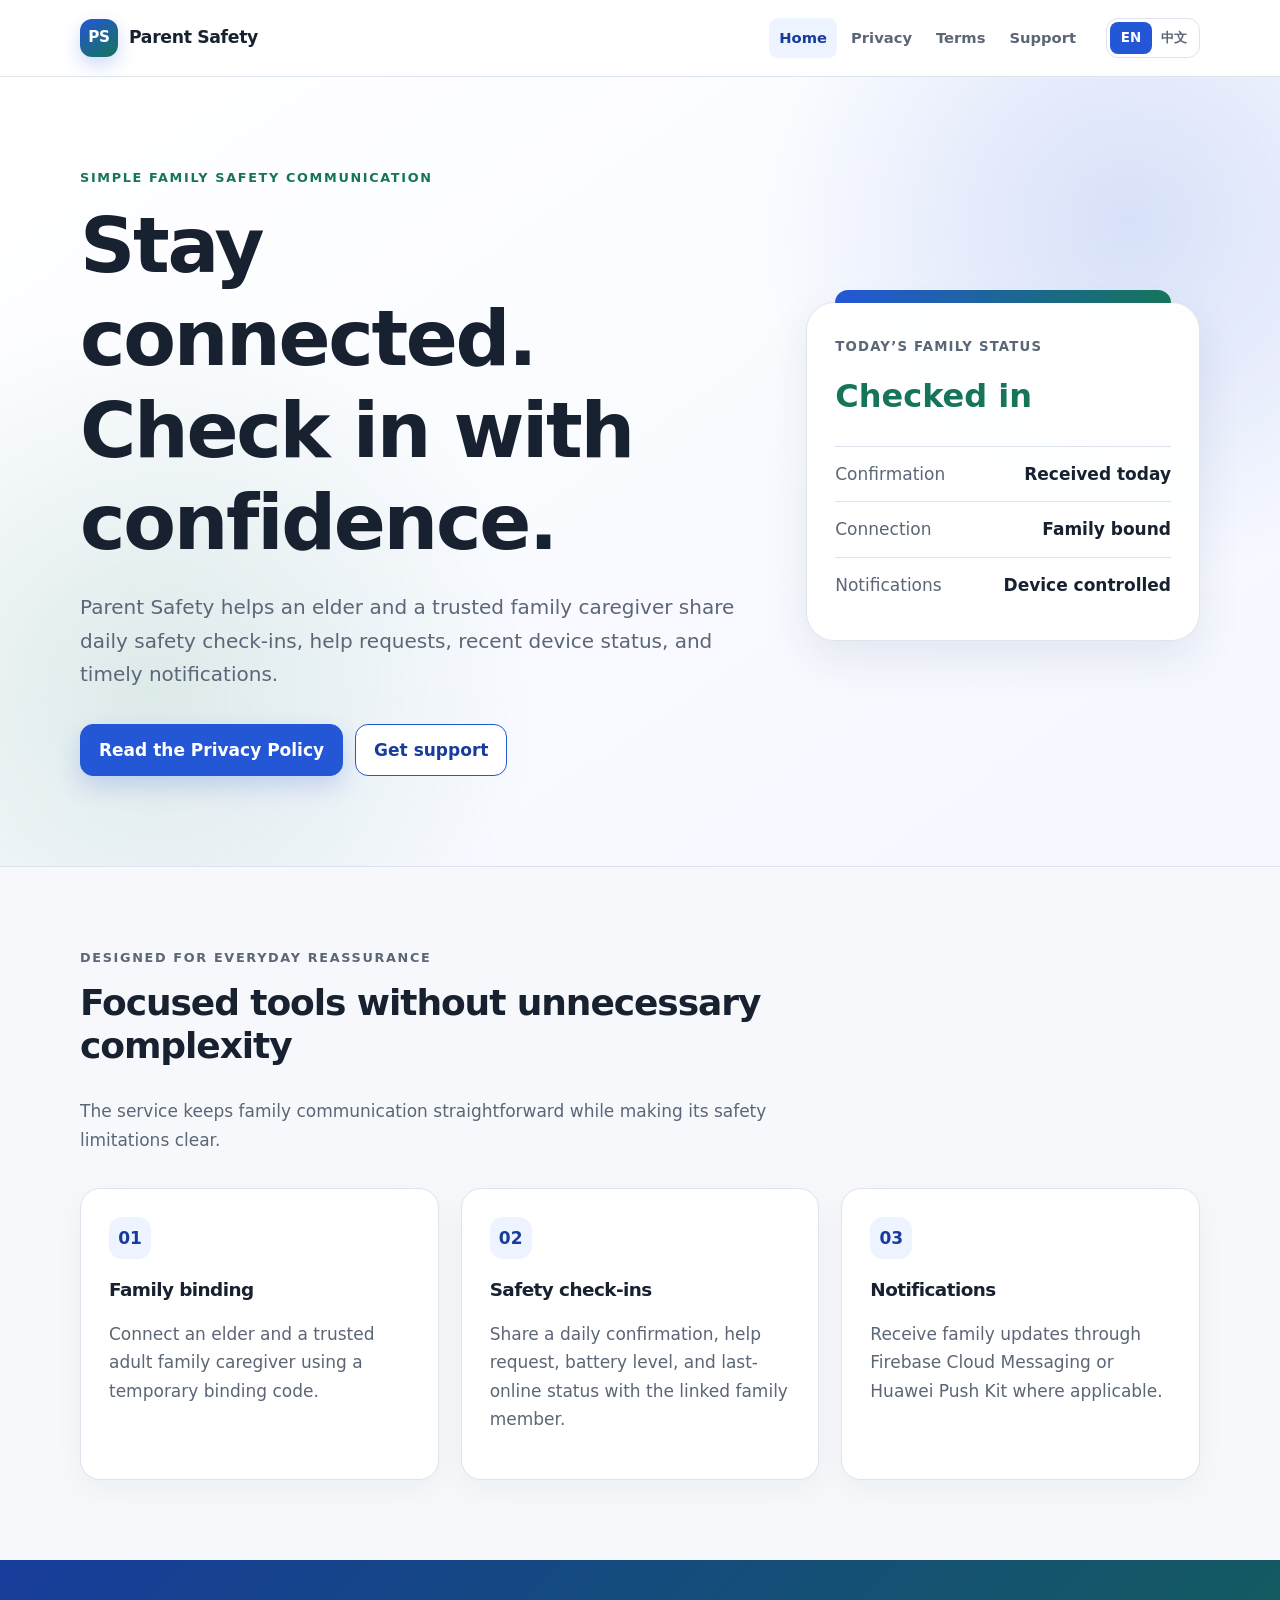
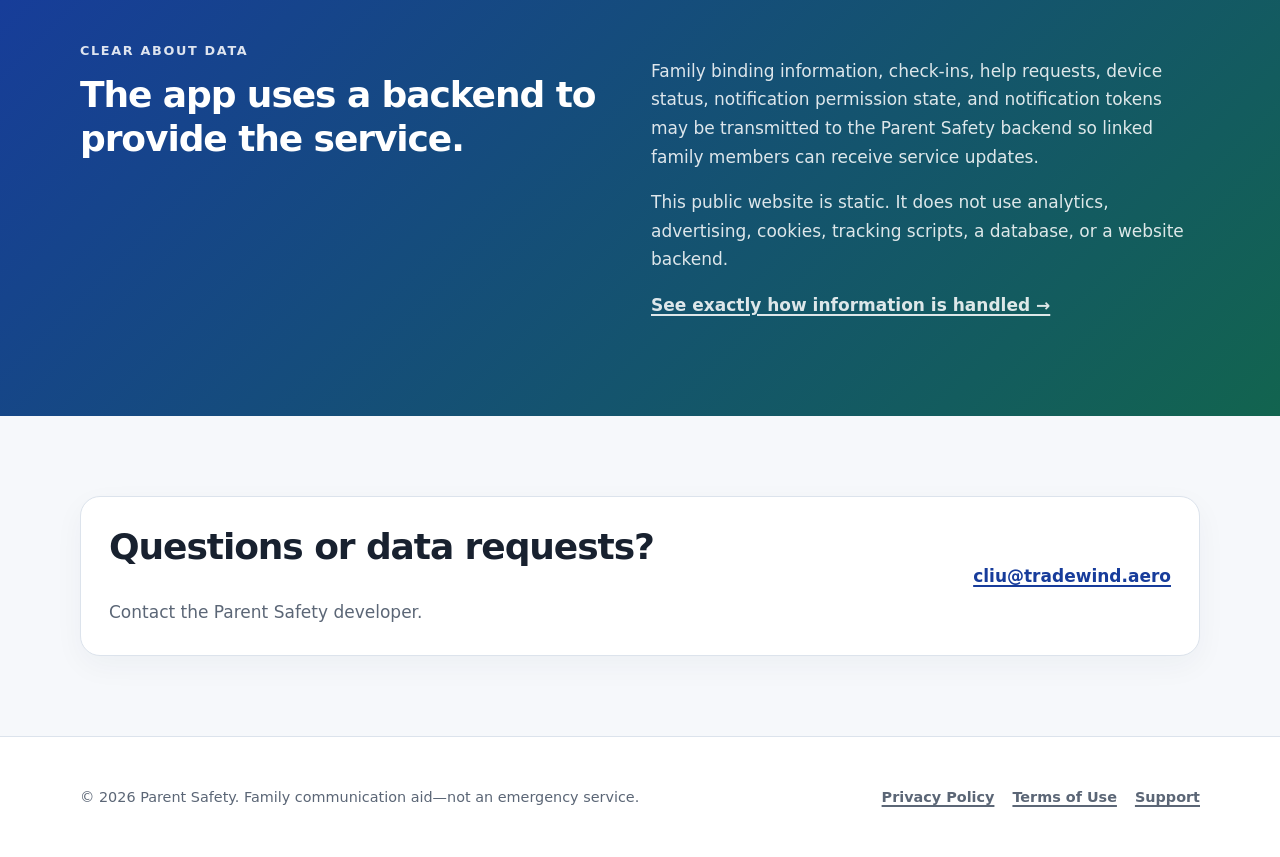
<file: index.html>
<!doctype html>
<html lang="en">
<head>
  <meta charset="utf-8">
  <meta name="viewport" content="width=device-width, initial-scale=1">
  <meta name="description" content="Parent Safety helps families share safety check-ins, help requests, and device status.">
  <title>Parent Safety | Family check-ins made simple</title>
  <link rel="stylesheet" href="assets/styles.css">
</head>
<body>
  <a class="skip-link" href="#main">Skip to content</a>
  <header class="site-header">
    <div class="nav-shell">
      <a class="brand" href="index.html" aria-current="page"><span class="brand-mark" aria-hidden="true">PS</span>Parent Safety</a>
      <div class="nav-actions">
        <nav class="primary-nav" aria-label="Primary navigation">
          <a href="index.html" aria-current="page">Home</a>
          <a href="privacy/">Privacy</a>
          <a href="terms/">Terms</a>
          <a href="support/">Support</a>
        </nav>
        <nav class="language-switcher" aria-label="Language">
          <span lang="en" aria-current="true">EN</span>
          <a href="zh.html" lang="zh" hreflang="zh">中文</a>
        </nav>
      </div>
    </div>
  </header>

  <main id="main">
    <section class="hero">
      <div class="page-shell hero-grid">
        <div>
          <p class="eyebrow">Simple family safety communication</p>
          <h1>Stay connected. Check in with confidence.</h1>
          <p class="hero-copy">Parent Safety helps an elder and a trusted family caregiver share daily safety check-ins, help requests, recent device status, and timely notifications.</p>
          <div class="hero-actions">
            <a class="button button-primary" href="privacy/">Read the Privacy Policy</a>
            <a class="button button-secondary" href="support/">Get support</a>
          </div>
        </div>
        <aside class="status-card" aria-label="Example family status">
          <span class="status-label">Today’s family status</span>
          <div class="status-value">Checked in</div>
          <div class="status-row"><span>Confirmation</span><strong>Received today</strong></div>
          <div class="status-row"><span>Connection</span><strong>Family bound</strong></div>
          <div class="status-row"><span>Notifications</span><strong>Device controlled</strong></div>
        </aside>
      </div>
    </section>

    <section class="section">
      <div class="page-shell">
        <div class="section-heading">
          <p class="eyebrow">Designed for everyday reassurance</p>
          <h2>Focused tools without unnecessary complexity</h2>
          <p>The service keeps family communication straightforward while making its safety limitations clear.</p>
        </div>
        <div class="grid-3">
          <article class="card"><span class="card-number">01</span><h3>Family binding</h3><p>Connect an elder and a trusted adult family caregiver using a temporary binding code.</p></article>
          <article class="card"><span class="card-number">02</span><h3>Safety check-ins</h3><p>Share a daily confirmation, help request, battery level, and last-online status with the linked family member.</p></article>
          <article class="card"><span class="card-number">03</span><h3>Notifications</h3><p>Receive family updates through Firebase Cloud Messaging or Huawei Push Kit where applicable.</p></article>
        </div>
      </div>
    </section>

    <section class="section privacy-callout">
      <div class="page-shell grid-2">
        <div class="section-heading">
          <p class="eyebrow">Clear about data</p>
          <h2>The app uses a backend to provide the service.</h2>
        </div>
        <div>
          <p>Family binding information, check-ins, help requests, device status, notification permission state, and notification tokens may be transmitted to the Parent Safety backend so linked family members can receive service updates.</p>
          <p>This public website is static. It does not use analytics, advertising, cookies, tracking scripts, a database, or a website backend.</p>
          <p><a href="privacy/"><strong>See exactly how information is handled →</strong></a></p>
        </div>
      </div>
    </section>

    <section class="section">
      <div class="page-shell">
        <div class="card contact-card">
          <div><h2>Questions or data requests?</h2><p>Contact the Parent Safety developer.</p></div>
          <a class="email-link" href="mailto:cliu@tradewind.aero">cliu@tradewind.aero</a>
        </div>
      </div>
    </section>
  </main>

  <footer class="site-footer">
    <div class="footer-shell">
      <div class="footer-copy">© 2026 Parent Safety. Family communication aid—not an emergency service.</div>
      <nav class="footer-links" aria-label="Legal and support">
        <a href="privacy/">Privacy Policy</a><a href="terms/">Terms of Use</a><a href="support/">Support</a>
      </nav>
    </div>
  </footer>
</body>
</html>
</file>
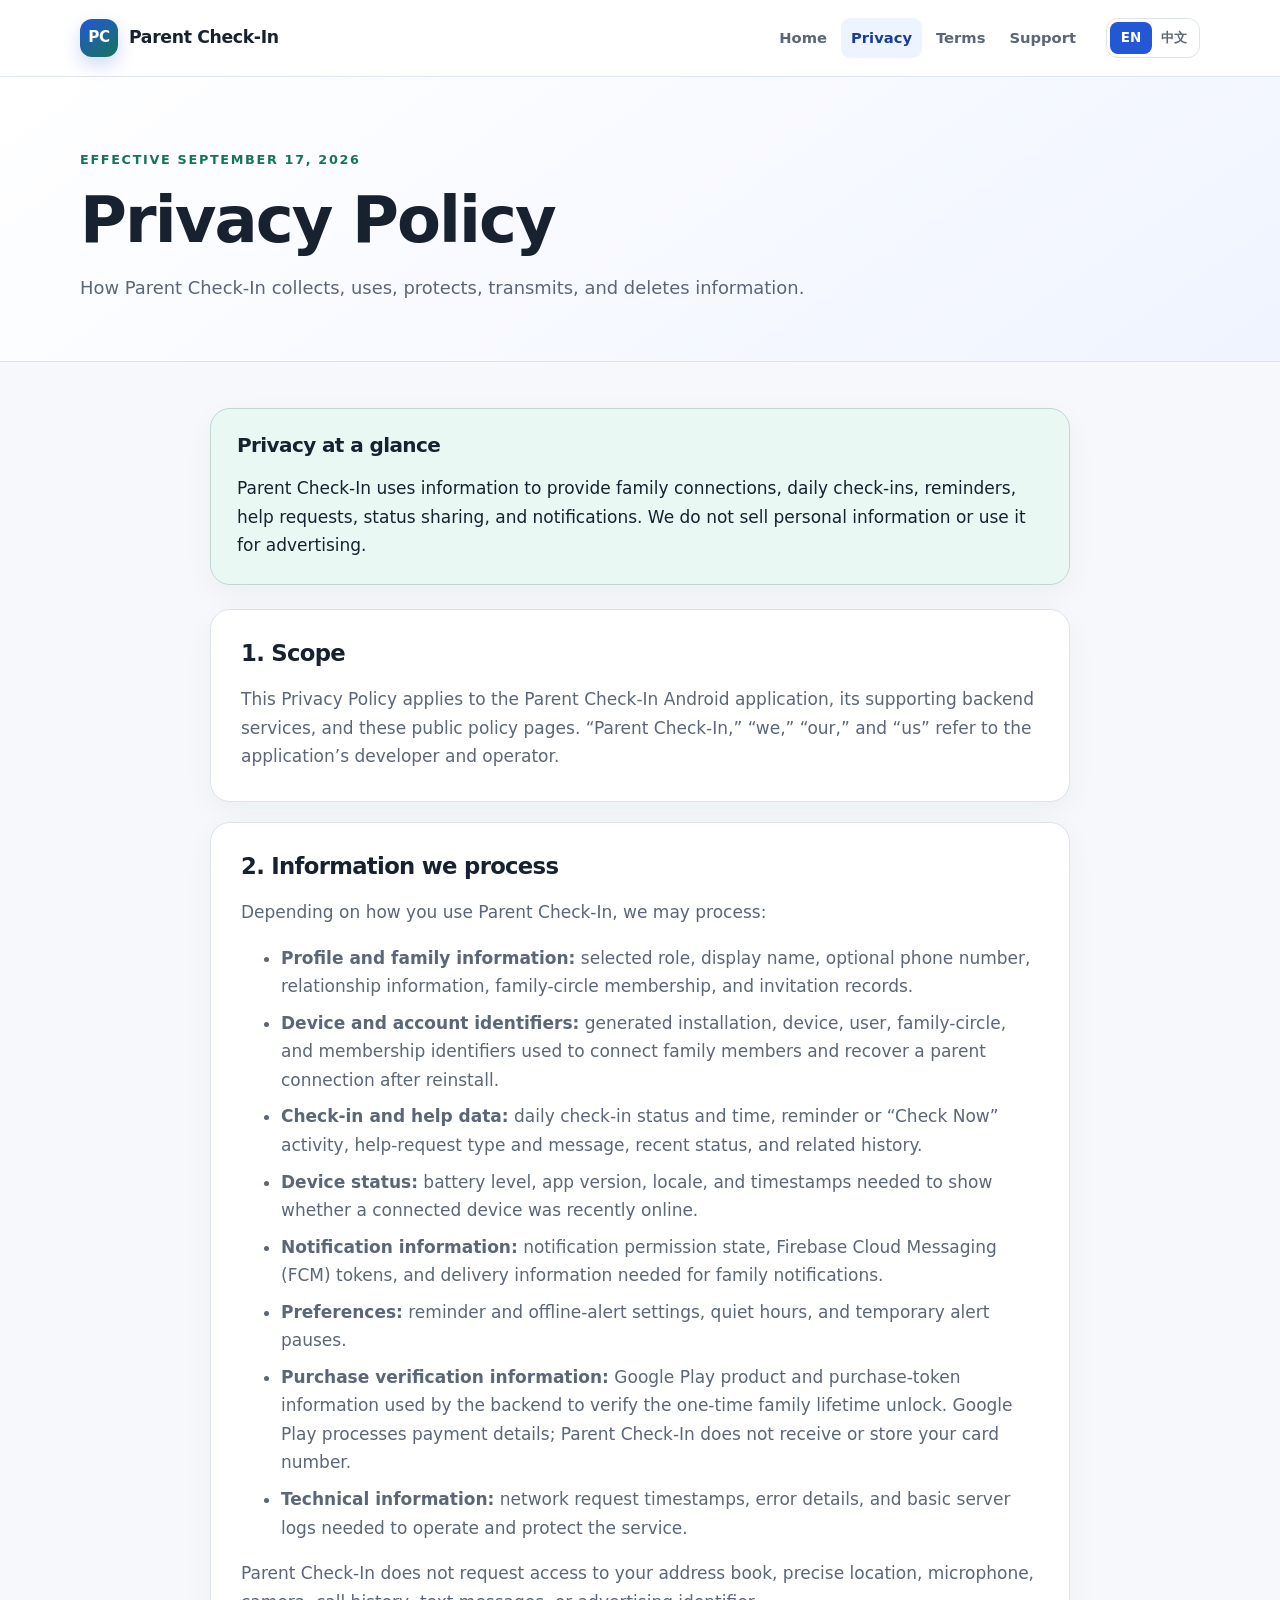
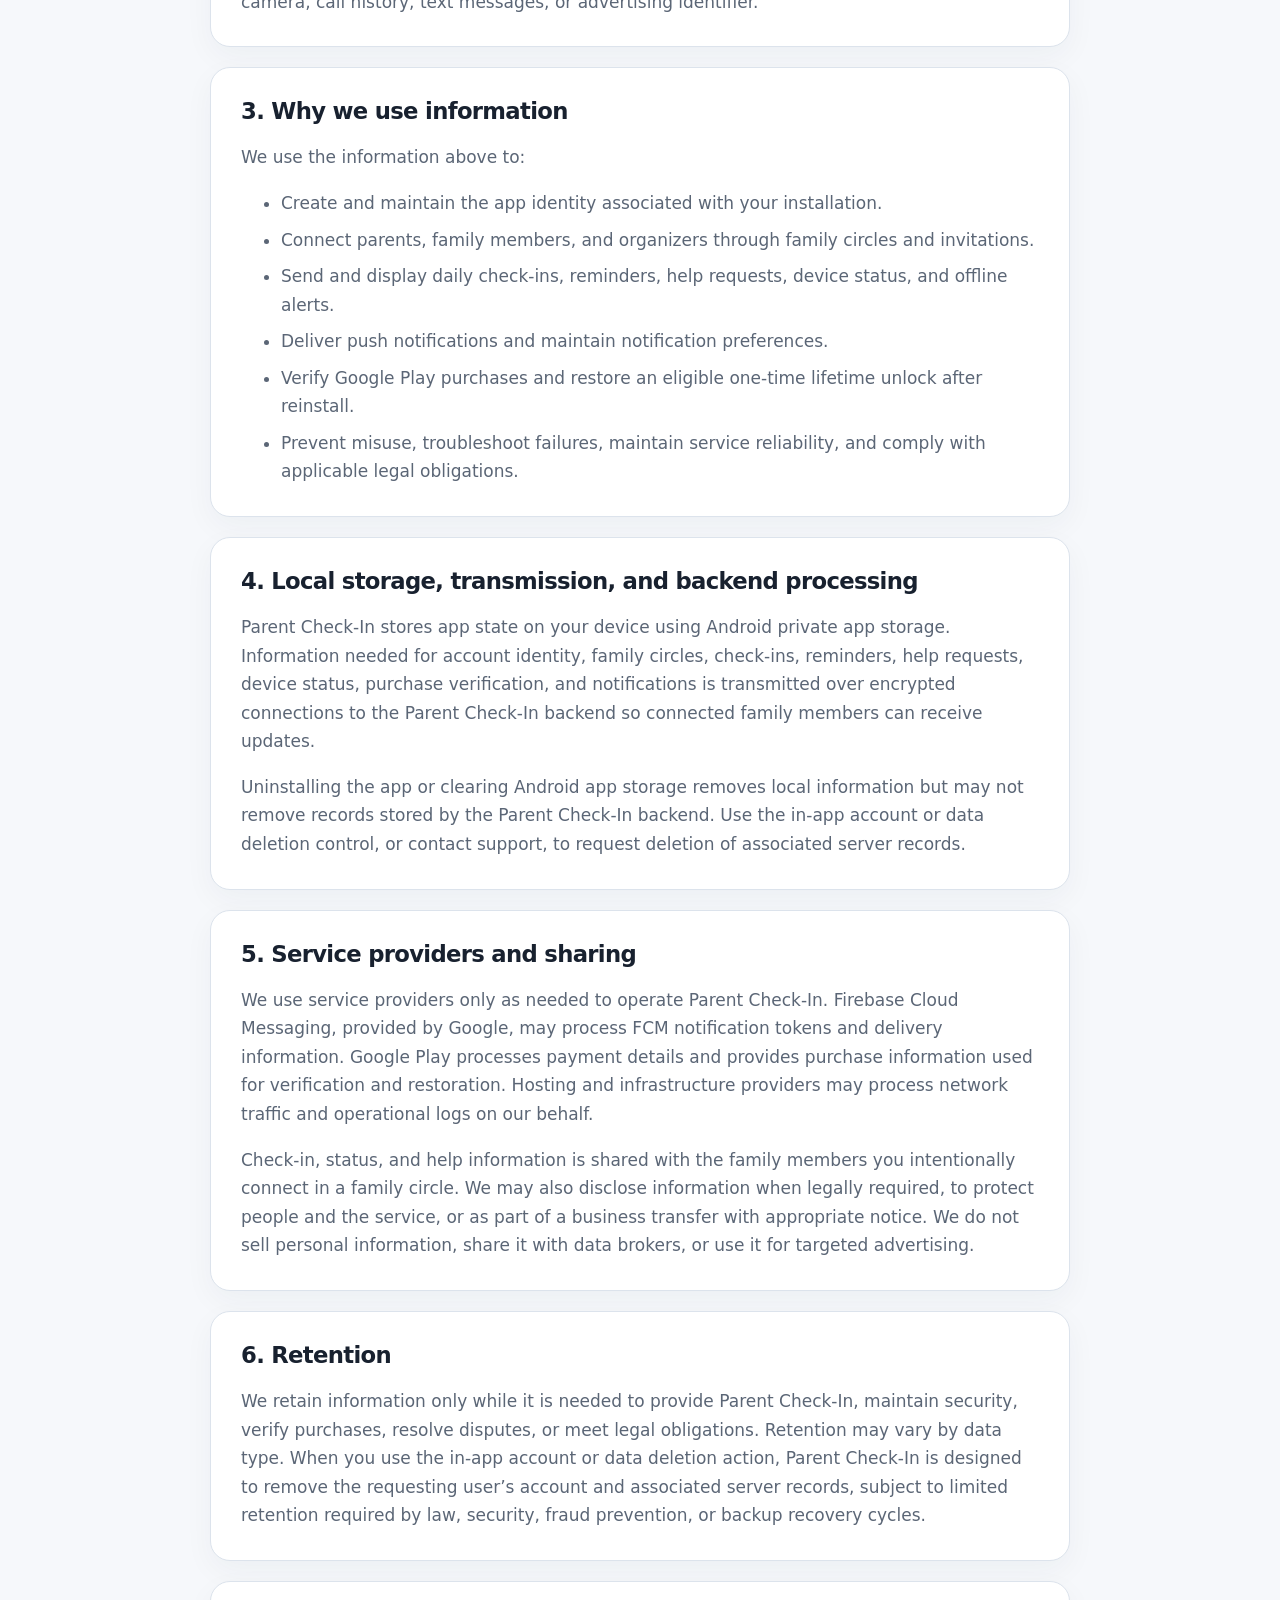
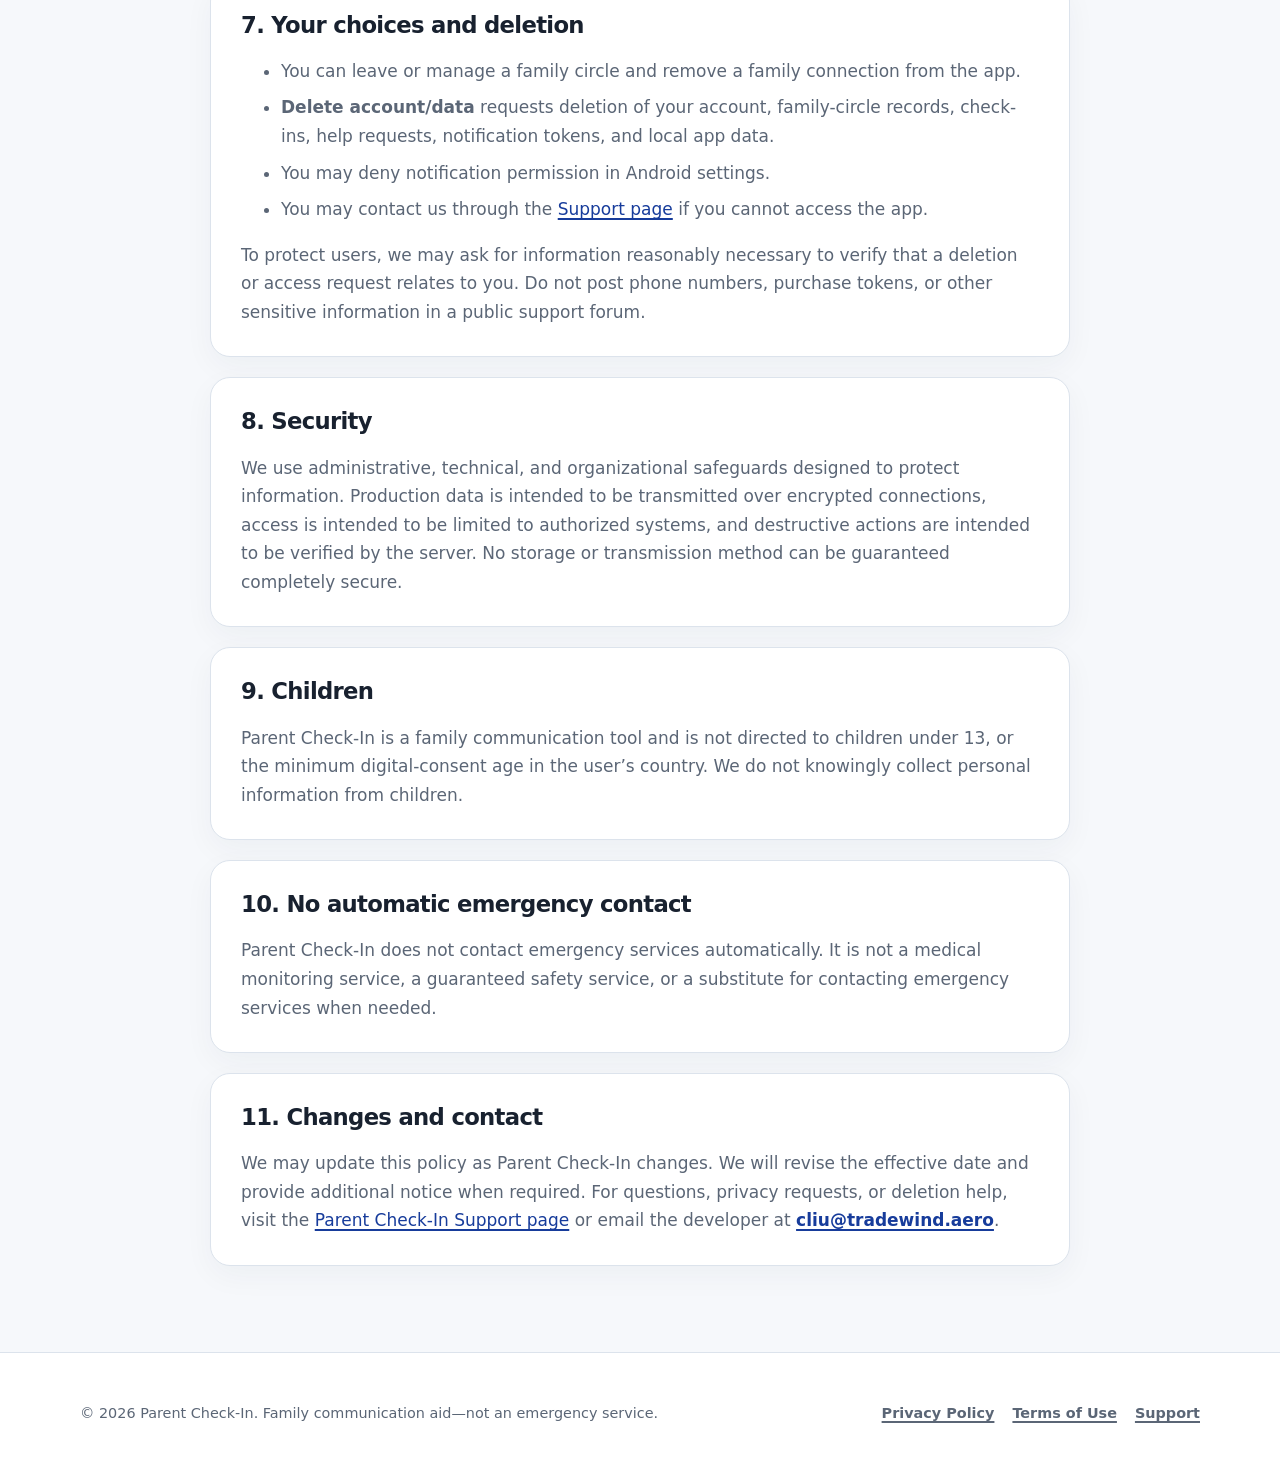
<file: privacy/index.html>
<!doctype html>
<html lang="en">
<head>
  <meta charset="utf-8">
  <meta name="viewport" content="width=device-width, initial-scale=1">
  <meta name="description" content="Parent Check-In Privacy Policy: how family, check-in, device, notification, and purchase information is processed.">
  <title>Privacy Policy | Parent Check-In</title>
  <link rel="stylesheet" href="../assets/styles.css">
</head>
<body>
  <a class="skip-link" href="#main">Skip to content</a>
  <header class="site-header"><div class="nav-shell">
    <a class="brand" href="../"><span class="brand-mark" aria-hidden="true">PC</span>Parent Check-In</a>
    <div class="nav-actions"><nav class="primary-nav" aria-label="Primary navigation"><a href="../">Home</a><a href="./" aria-current="page">Privacy</a><a href="../terms/">Terms</a><a href="../support/">Support</a></nav><nav class="language-switcher" aria-label="Language"><span lang="en" aria-current="true">EN</span><a href="zh.html" lang="zh" hreflang="zh">中文</a></nav></div>
  </div></header>
  <main id="main">
    <header class="page-hero"><div class="page-shell"><p class="eyebrow">Effective September 17, 2026</p><h1>Privacy Policy</h1><p class="page-description">How Parent Check-In collects, uses, protects, transmits, and deletes information.</p></div></header>
    <div class="legal-content">
      <aside class="notice"><h2>Privacy at a glance</h2><p>Parent Check-In uses information to provide family connections, daily check-ins, reminders, help requests, status sharing, and notifications. We do not sell personal information or use it for advertising.</p></aside>
      <section class="legal-section"><h2>1. Scope</h2><p>This Privacy Policy applies to the Parent Check-In Android application, its supporting backend services, and these public policy pages. “Parent Check-In,” “we,” “our,” and “us” refer to the application’s developer and operator.</p></section>
      <section class="legal-section"><h2>2. Information we process</h2><p>Depending on how you use Parent Check-In, we may process:</p><ul>
        <li><strong>Profile and family information:</strong> selected role, display name, optional phone number, relationship information, family-circle membership, and invitation records.</li>
        <li><strong>Device and account identifiers:</strong> generated installation, device, user, family-circle, and membership identifiers used to connect family members and recover a parent connection after reinstall.</li>
        <li><strong>Check-in and help data:</strong> daily check-in status and time, reminder or “Check Now” activity, help-request type and message, recent status, and related history.</li>
        <li><strong>Device status:</strong> battery level, app version, locale, and timestamps needed to show whether a connected device was recently online.</li>
        <li><strong>Notification information:</strong> notification permission state, Firebase Cloud Messaging (FCM) tokens, and delivery information needed for family notifications.</li>
        <li><strong>Preferences:</strong> reminder and offline-alert settings, quiet hours, and temporary alert pauses.</li>
        <li><strong>Purchase verification information:</strong> Google Play product and purchase-token information used by the backend to verify the one-time family lifetime unlock. Google Play processes payment details; Parent Check-In does not receive or store your card number.</li>
        <li><strong>Technical information:</strong> network request timestamps, error details, and basic server logs needed to operate and protect the service.</li>
      </ul><p>Parent Check-In does not request access to your address book, precise location, microphone, camera, call history, text messages, or advertising identifier.</p></section>
      <section class="legal-section"><h2>3. Why we use information</h2><p>We use the information above to:</p><ul>
        <li>Create and maintain the app identity associated with your installation.</li>
        <li>Connect parents, family members, and organizers through family circles and invitations.</li>
        <li>Send and display daily check-ins, reminders, help requests, device status, and offline alerts.</li>
        <li>Deliver push notifications and maintain notification preferences.</li>
        <li>Verify Google Play purchases and restore an eligible one-time lifetime unlock after reinstall.</li>
        <li>Prevent misuse, troubleshoot failures, maintain service reliability, and comply with applicable legal obligations.</li>
      </ul></section>
      <section class="legal-section"><h2>4. Local storage, transmission, and backend processing</h2><p>Parent Check-In stores app state on your device using Android private app storage. Information needed for account identity, family circles, check-ins, reminders, help requests, device status, purchase verification, and notifications is transmitted over encrypted connections to the Parent Check-In backend so connected family members can receive updates.</p><p>Uninstalling the app or clearing Android app storage removes local information but may not remove records stored by the Parent Check-In backend. Use the in-app account or data deletion control, or contact support, to request deletion of associated server records.</p></section>
      <section class="legal-section"><h2>5. Service providers and sharing</h2><p>We use service providers only as needed to operate Parent Check-In. Firebase Cloud Messaging, provided by Google, may process FCM notification tokens and delivery information. Google Play processes payment details and provides purchase information used for verification and restoration. Hosting and infrastructure providers may process network traffic and operational logs on our behalf.</p><p>Check-in, status, and help information is shared with the family members you intentionally connect in a family circle. We may also disclose information when legally required, to protect people and the service, or as part of a business transfer with appropriate notice. We do not sell personal information, share it with data brokers, or use it for targeted advertising.</p></section>
      <section class="legal-section"><h2>6. Retention</h2><p>We retain information only while it is needed to provide Parent Check-In, maintain security, verify purchases, resolve disputes, or meet legal obligations. Retention may vary by data type. When you use the in-app account or data deletion action, Parent Check-In is designed to remove the requesting user’s account and associated server records, subject to limited retention required by law, security, fraud prevention, or backup recovery cycles.</p></section>
      <section class="legal-section"><h2>7. Your choices and deletion</h2><ul>
        <li>You can leave or manage a family circle and remove a family connection from the app.</li>
        <li><strong>Delete account/data</strong> requests deletion of your account, family-circle records, check-ins, help requests, notification tokens, and local app data.</li>
        <li>You may deny notification permission in Android settings.</li>
        <li>You may contact us through the <a href="../support/">Support page</a> if you cannot access the app.</li>
      </ul><p>To protect users, we may ask for information reasonably necessary to verify that a deletion or access request relates to you. Do not post phone numbers, purchase tokens, or other sensitive information in a public support forum.</p></section>
      <section class="legal-section"><h2>8. Security</h2><p>We use administrative, technical, and organizational safeguards designed to protect information. Production data is intended to be transmitted over encrypted connections, access is intended to be limited to authorized systems, and destructive actions are intended to be verified by the server. No storage or transmission method can be guaranteed completely secure.</p></section>
      <section class="legal-section"><h2>9. Children</h2><p>Parent Check-In is a family communication tool and is not directed to children under 13, or the minimum digital-consent age in the user’s country. We do not knowingly collect personal information from children.</p></section>
      <section class="legal-section"><h2>10. No automatic emergency contact</h2><p>Parent Check-In does not contact emergency services automatically. It is not a medical monitoring service, a guaranteed safety service, or a substitute for contacting emergency services when needed.</p></section>
      <section class="legal-section"><h2>11. Changes and contact</h2><p>We may update this policy as Parent Check-In changes. We will revise the effective date and provide additional notice when required. For questions, privacy requests, or deletion help, visit the <a href="../support/">Parent Check-In Support page</a> or email the developer at <a class="email-link" href="mailto:cliu@tradewind.aero">cliu@tradewind.aero</a>.</p></section>
    </div>
  </main>
  <footer class="site-footer"><div class="footer-shell"><div class="footer-copy">© 2026 Parent Check-In. Family communication aid—not an emergency service.</div><nav class="footer-links" aria-label="Legal and support"><a href="./">Privacy Policy</a><a href="../terms/">Terms of Use</a><a href="../support/">Support</a></nav></div></footer>
</body>
</html>
</file>
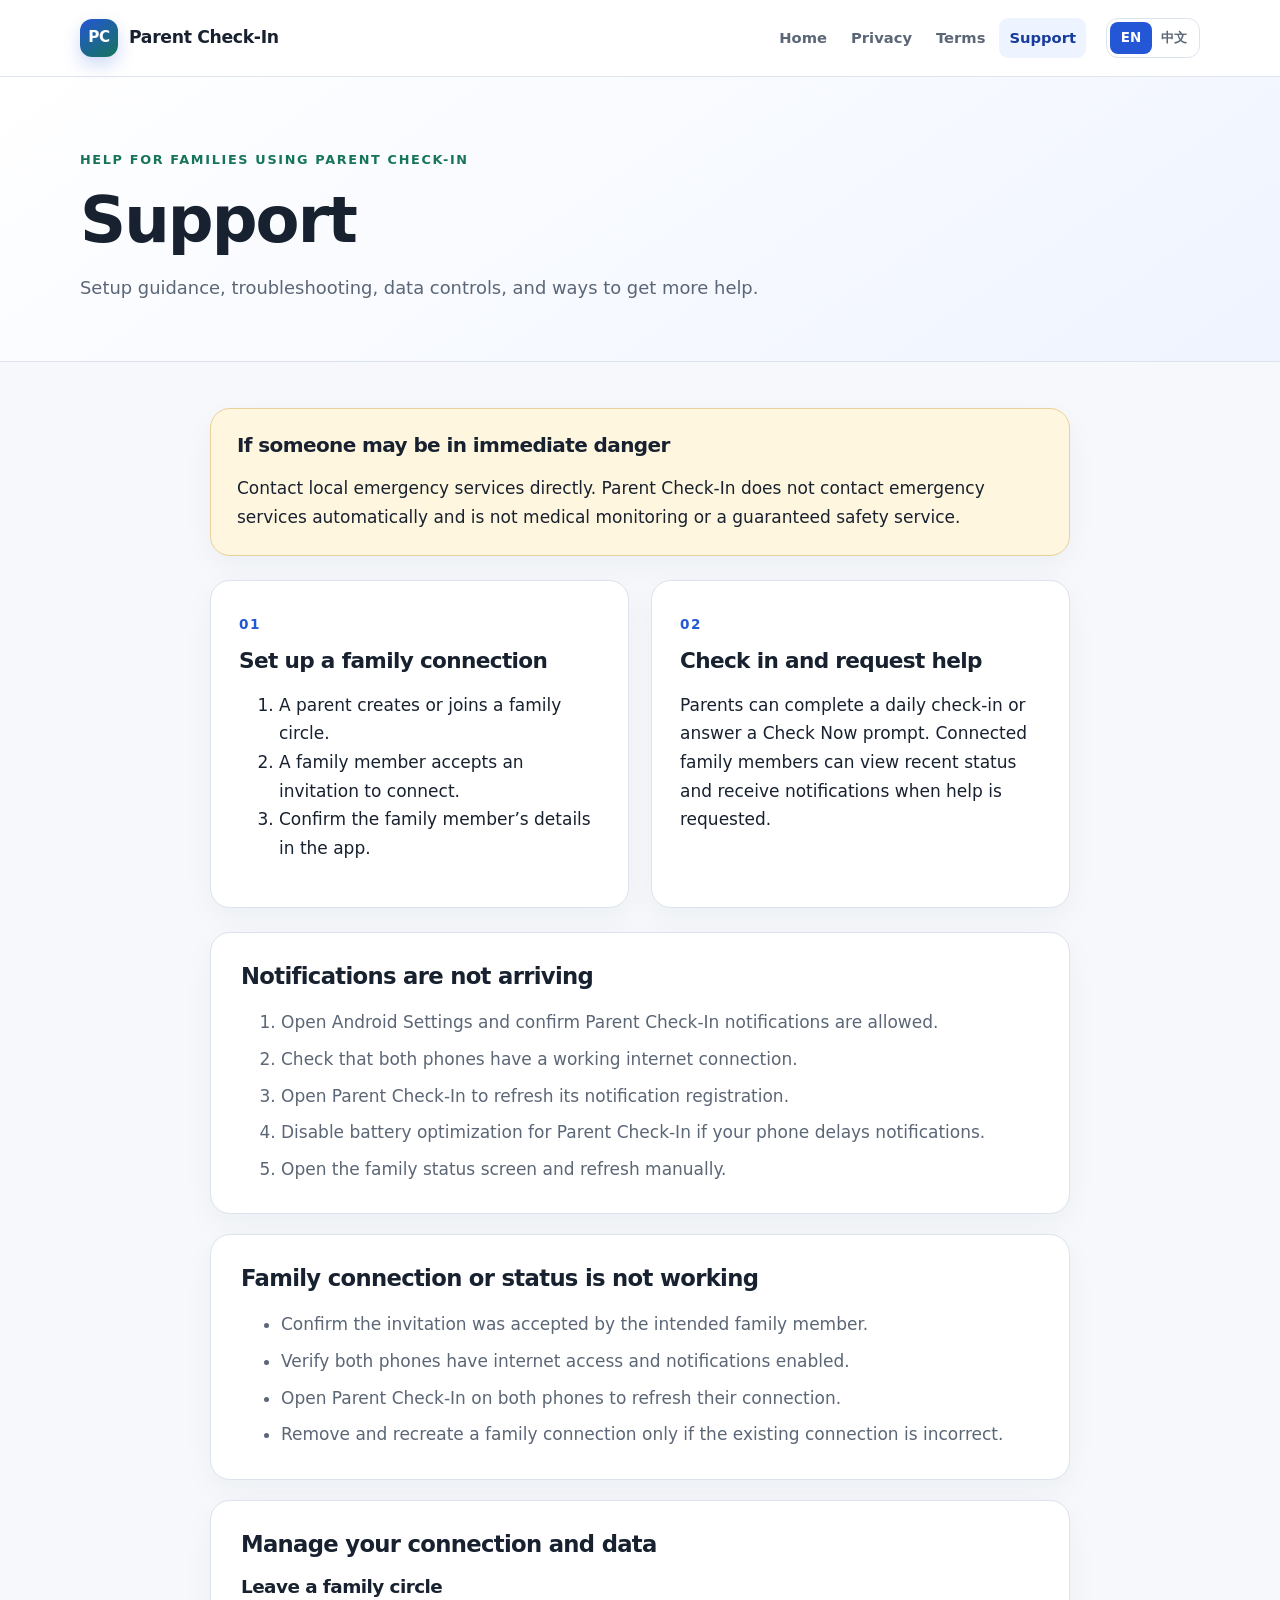
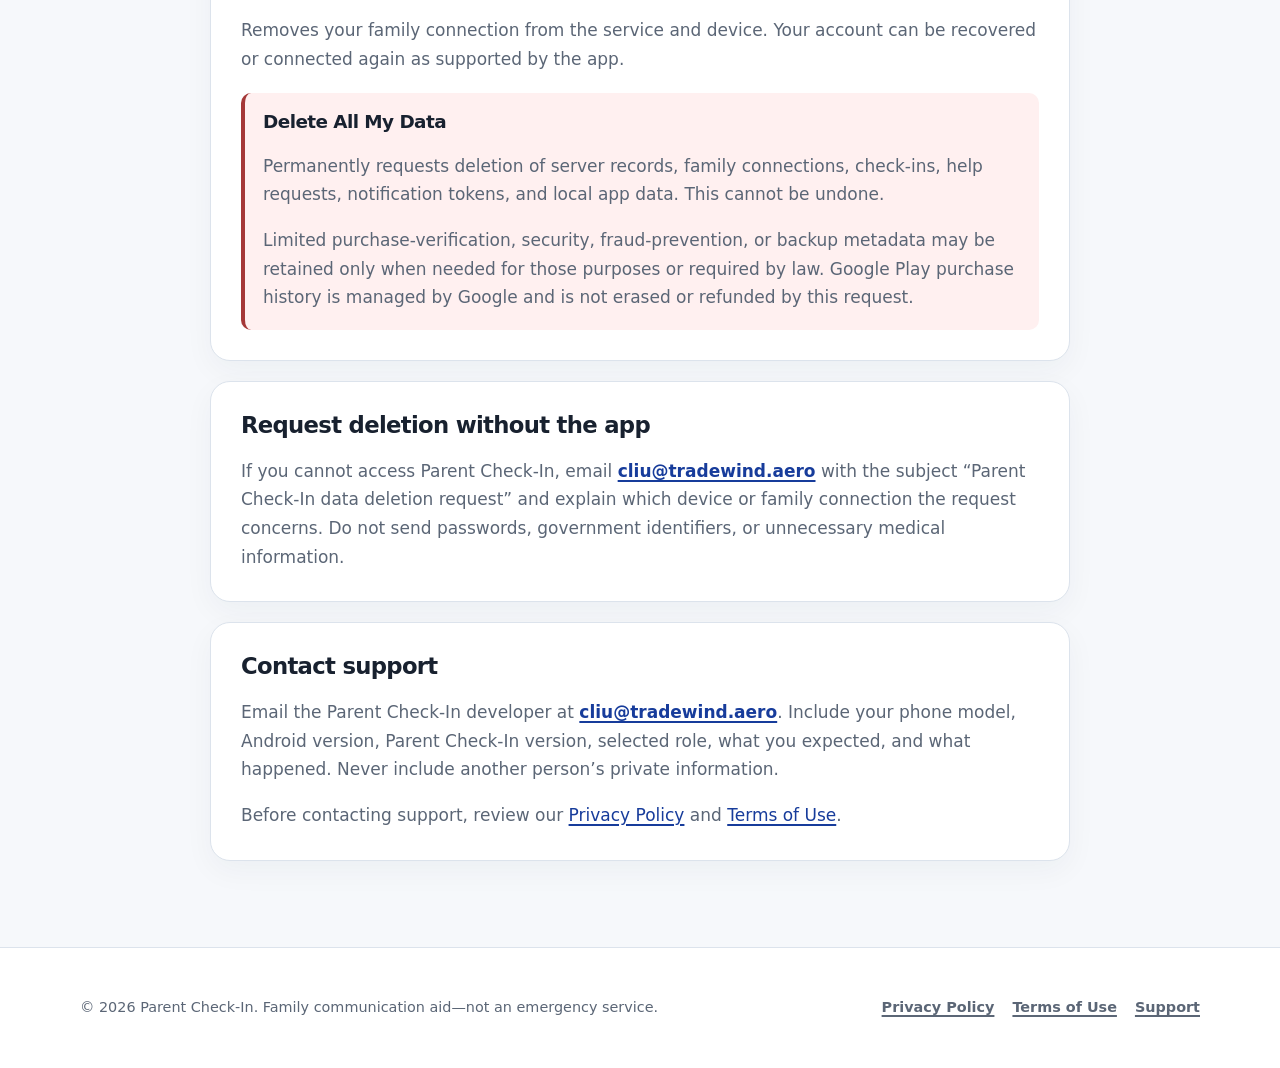
<file: support/index.html>
<!doctype html>
<html lang="en">
<head>
  <meta charset="utf-8">
  <meta name="viewport" content="width=device-width, initial-scale=1">
  <meta name="description" content="Setup, troubleshooting, data controls, and developer contact for Parent Check-In.">
  <title>Support | Parent Check-In</title>
  <link rel="stylesheet" href="../assets/styles.css">
</head>
<body>
  <a class="skip-link" href="#main">Skip to content</a>
  <header class="site-header"><div class="nav-shell">
    <a class="brand" href="../"><span class="brand-mark" aria-hidden="true">PC</span>Parent Check-In</a>
    <div class="nav-actions"><nav class="primary-nav" aria-label="Primary navigation"><a href="../">Home</a><a href="../privacy/">Privacy</a><a href="../terms/">Terms</a><a href="./" aria-current="page">Support</a></nav><nav class="language-switcher" aria-label="Language"><span lang="en" aria-current="true">EN</span><a href="zh.html" lang="zh" hreflang="zh">中文</a></nav></div>
  </div></header>

  <main id="main">
    <header class="page-hero"><div class="page-shell"><p class="eyebrow">Help for families using Parent Check-In</p><h1>Support</h1><p class="page-description">Setup guidance, troubleshooting, data controls, and ways to get more help.</p></div></header>
    <div class="legal-content">
      <aside class="notice notice-warning"><h2>If someone may be in immediate danger</h2><p>Contact local emergency services directly. Parent Check-In does not contact emergency services automatically and is not medical monitoring or a guaranteed safety service.</p></aside>

      <div class="support-grid">
        <article class="support-card"><span aria-hidden="true">01</span><h2>Set up a family connection</h2><ol><li>A parent creates or joins a family circle.</li><li>A family member accepts an invitation to connect.</li><li>Confirm the family member’s details in the app.</li></ol></article>
        <article class="support-card"><span aria-hidden="true">02</span><h2>Check in and request help</h2><p>Parents can complete a daily check-in or answer a Check Now prompt. Connected family members can view recent status and receive notifications when help is requested.</p></article>
      </div>

      <section class="legal-section"><h2>Notifications are not arriving</h2><ol><li>Open Android Settings and confirm Parent Check-In notifications are allowed.</li><li>Check that both phones have a working internet connection.</li><li>Open Parent Check-In to refresh its notification registration.</li><li>Disable battery optimization for Parent Check-In if your phone delays notifications.</li><li>Open the family status screen and refresh manually.</li></ol></section>

      <section class="legal-section"><h2>Family connection or status is not working</h2><ul><li>Confirm the invitation was accepted by the intended family member.</li><li>Verify both phones have internet access and notifications enabled.</li><li>Open Parent Check-In on both phones to refresh their connection.</li><li>Remove and recreate a family connection only if the existing connection is incorrect.</li></ul></section>

      <section class="legal-section"><h2>Manage your connection and data</h2><div><h3>Leave a family circle</h3><p>Removes your family connection from the service and device. Your account can be recovered or connected again as supported by the app.</p></div><div class="danger-block"><h3>Delete All My Data</h3><p>Permanently requests deletion of server records, family connections, check-ins, help requests, notification tokens, and local app data. This cannot be undone.</p><p>Limited purchase-verification, security, fraud-prevention, or backup metadata may be retained only when needed for those purposes or required by law. Google Play purchase history is managed by Google and is not erased or refunded by this request.</p></div></section>

      <section class="legal-section" id="data-deletion"><h2>Request deletion without the app</h2><p>If you cannot access Parent Check-In, email <a class="email-link" href="mailto:cliu@tradewind.aero?subject=Parent%20Check-In%20data%20deletion%20request">cliu@tradewind.aero</a> with the subject “Parent Check-In data deletion request” and explain which device or family connection the request concerns. Do not send passwords, government identifiers, or unnecessary medical information.</p></section>

      <section class="legal-section"><h2>Contact support</h2><p>Email the Parent Check-In developer at <a class="email-link" href="mailto:cliu@tradewind.aero?subject=Parent%20Check-In%20support">cliu@tradewind.aero</a>. Include your phone model, Android version, Parent Check-In version, selected role, what you expected, and what happened. Never include another person’s private information.</p><p>Before contacting support, review our <a href="../privacy/">Privacy Policy</a> and <a href="../terms/">Terms of Use</a>.</p></section>
    </div>
  </main>

  <footer class="site-footer"><div class="footer-shell"><div class="footer-copy">© 2026 Parent Check-In. Family communication aid—not an emergency service.</div><nav class="footer-links" aria-label="Legal and support"><a href="../privacy/">Privacy Policy</a><a href="../terms/">Terms of Use</a><a href="./">Support</a></nav></div></footer>
</body>
</html>
</file>
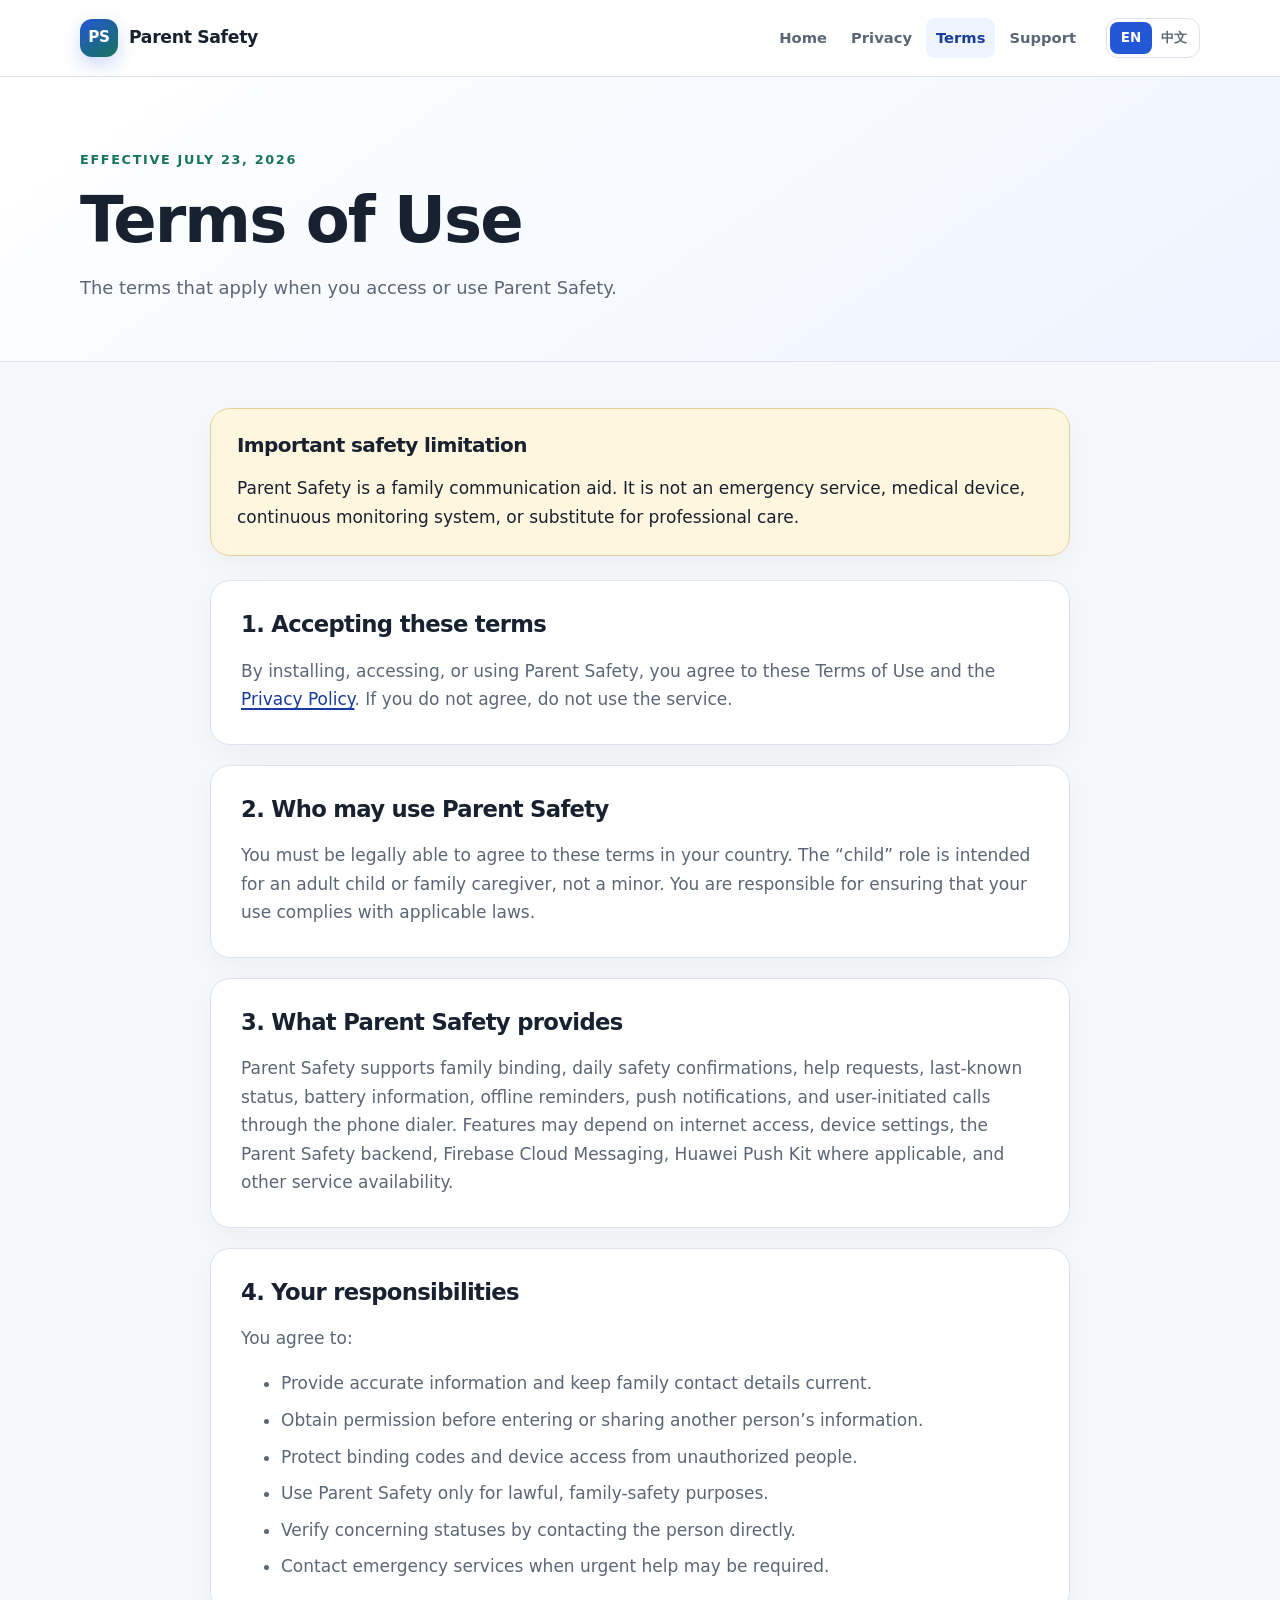
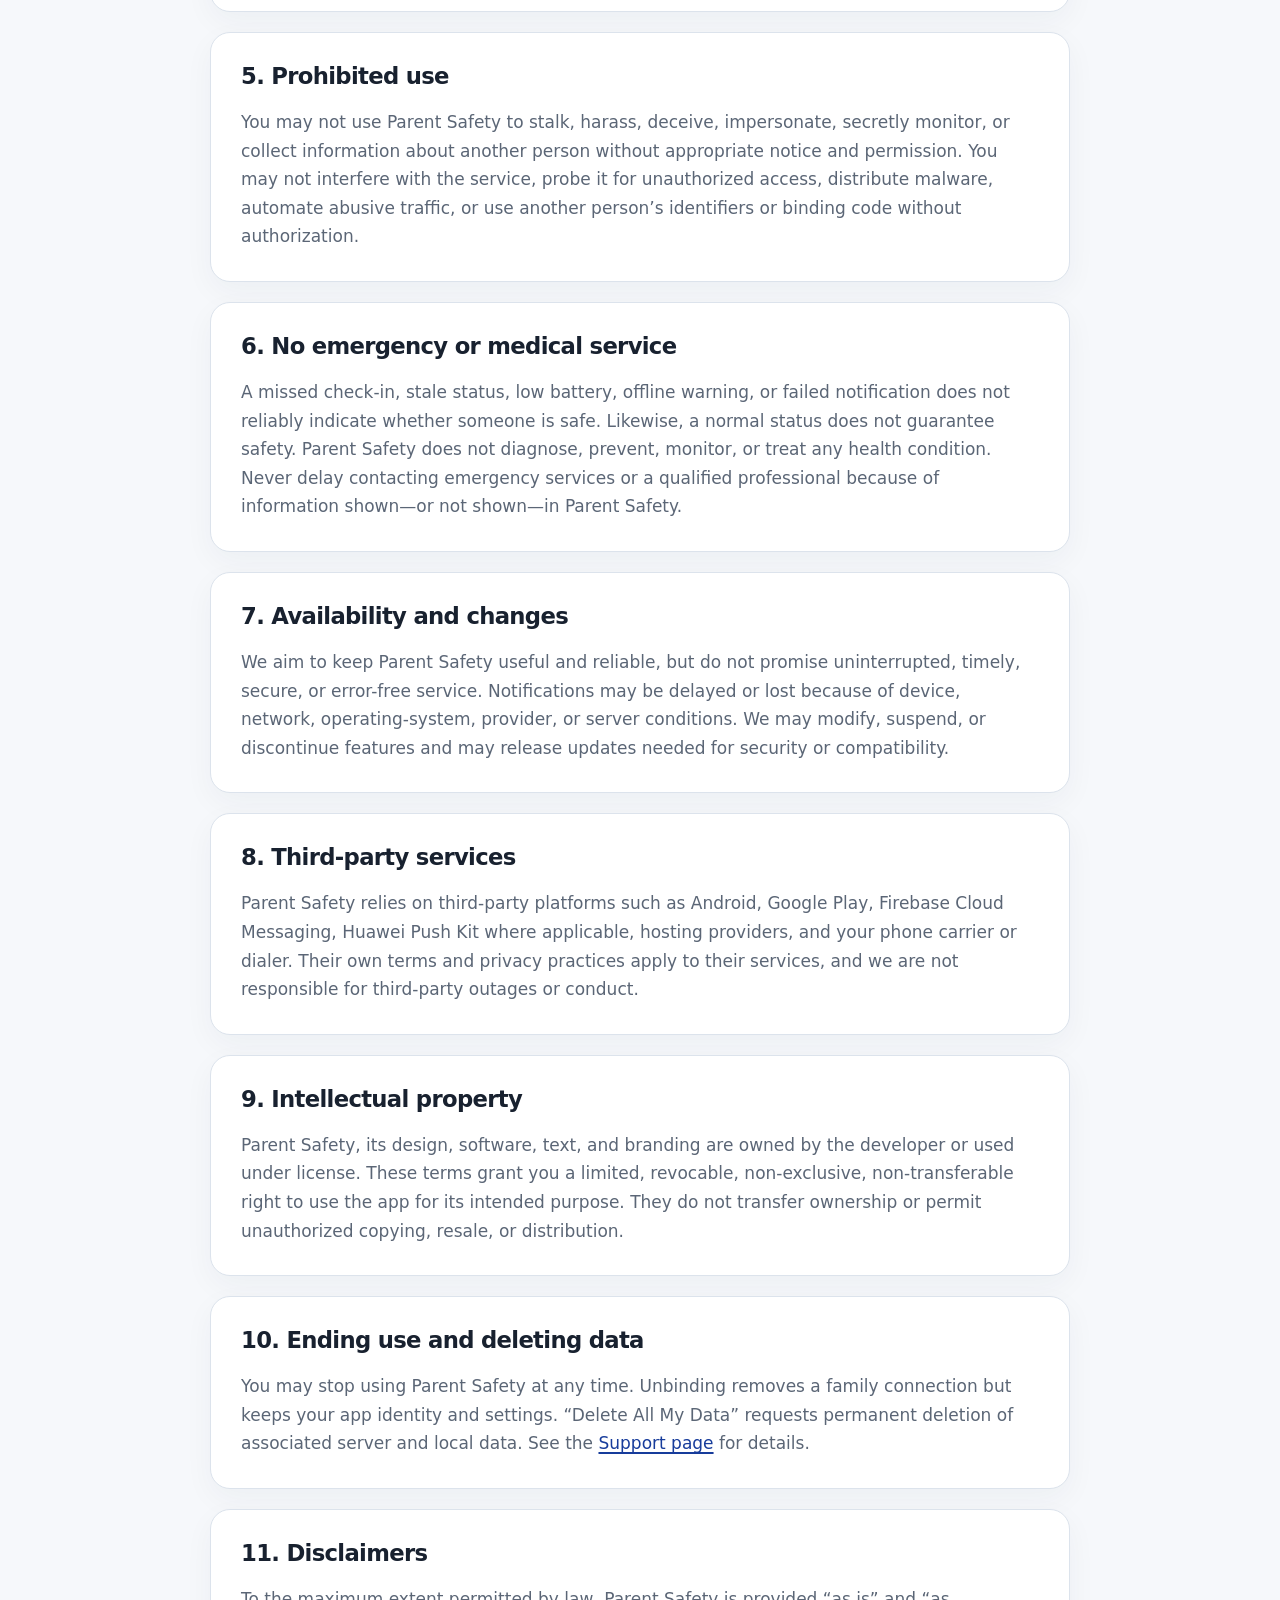
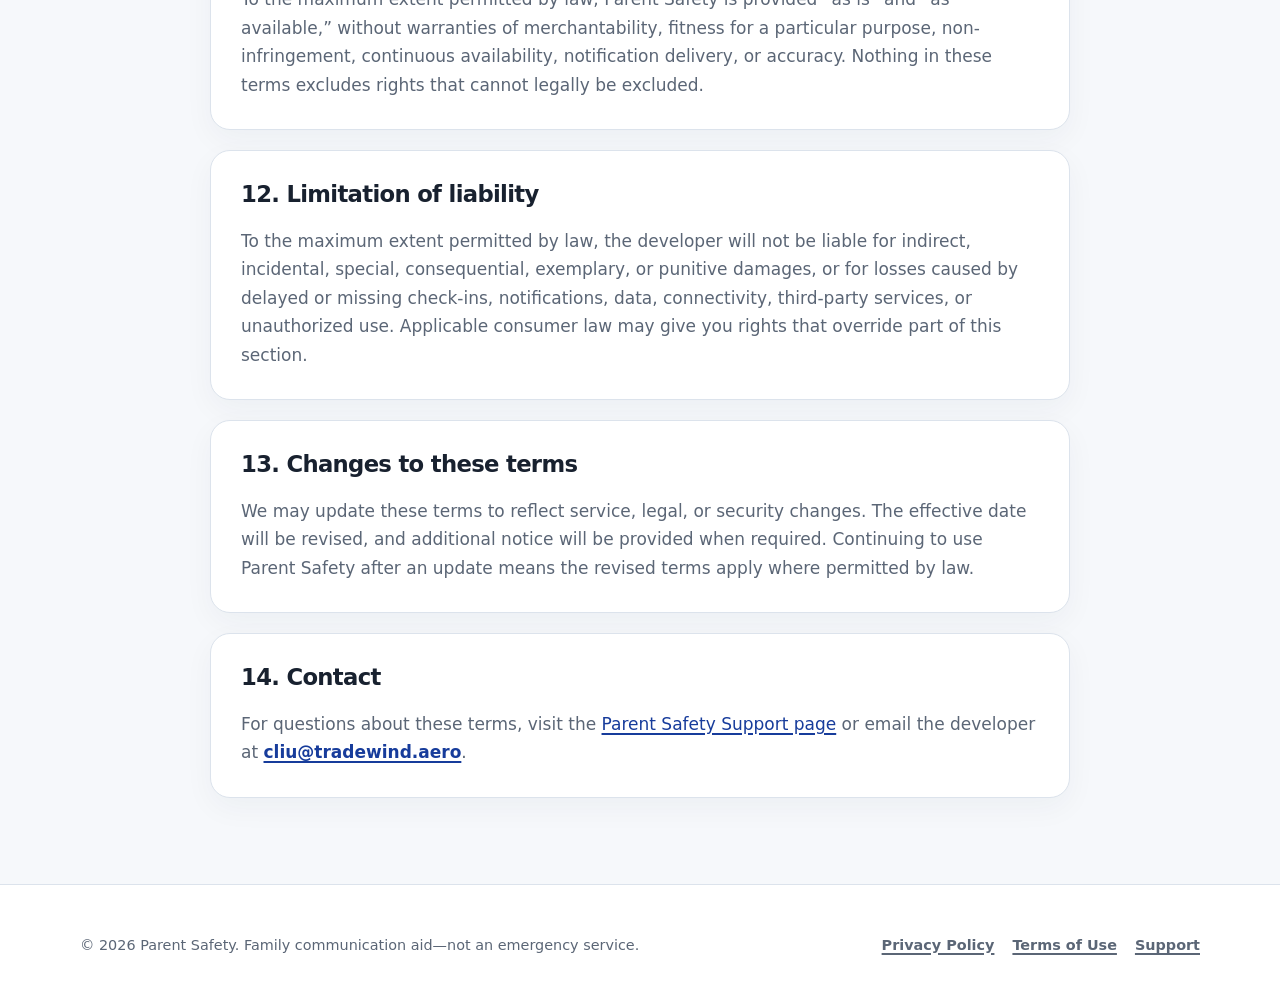
<file: terms/index.html>
<!doctype html>
<html lang="en">
<head>
  <meta charset="utf-8">
  <meta name="viewport" content="width=device-width, initial-scale=1">
  <meta name="description" content="Terms that apply when accessing or using Parent Safety.">
  <title>Terms of Use | Parent Safety</title>
  <link rel="stylesheet" href="../assets/styles.css">
</head>
<body>
  <a class="skip-link" href="#main">Skip to content</a>
  <header class="site-header"><div class="nav-shell">
    <a class="brand" href="../"><span class="brand-mark" aria-hidden="true">PS</span>Parent Safety</a>
    <div class="nav-actions"><nav class="primary-nav" aria-label="Primary navigation"><a href="../">Home</a><a href="../privacy/">Privacy</a><a href="./" aria-current="page">Terms</a><a href="../support/">Support</a></nav><nav class="language-switcher" aria-label="Language"><span lang="en" aria-current="true">EN</span><a href="zh.html" lang="zh" hreflang="zh">中文</a></nav></div>
  </div></header>

  <main id="main">
    <header class="page-hero"><div class="page-shell"><p class="eyebrow">Effective July 23, 2026</p><h1>Terms of Use</h1><p class="page-description">The terms that apply when you access or use Parent Safety.</p></div></header>
    <div class="legal-content">
      <aside class="notice notice-warning"><h2>Important safety limitation</h2><p>Parent Safety is a family communication aid. It is not an emergency service, medical device, continuous monitoring system, or substitute for professional care.</p></aside>

      <section class="legal-section"><h2>1. Accepting these terms</h2><p>By installing, accessing, or using Parent Safety, you agree to these Terms of Use and the <a href="../privacy/">Privacy Policy</a>. If you do not agree, do not use the service.</p></section>

      <section class="legal-section"><h2>2. Who may use Parent Safety</h2><p>You must be legally able to agree to these terms in your country. The “child” role is intended for an adult child or family caregiver, not a minor. You are responsible for ensuring that your use complies with applicable laws.</p></section>

      <section class="legal-section"><h2>3. What Parent Safety provides</h2><p>Parent Safety supports family binding, daily safety confirmations, help requests, last-known status, battery information, offline reminders, push notifications, and user-initiated calls through the phone dialer. Features may depend on internet access, device settings, the Parent Safety backend, Firebase Cloud Messaging, Huawei Push Kit where applicable, and other service availability.</p></section>

      <section class="legal-section"><h2>4. Your responsibilities</h2><p>You agree to:</p><ul><li>Provide accurate information and keep family contact details current.</li><li>Obtain permission before entering or sharing another person’s information.</li><li>Protect binding codes and device access from unauthorized people.</li><li>Use Parent Safety only for lawful, family-safety purposes.</li><li>Verify concerning statuses by contacting the person directly.</li><li>Contact emergency services when urgent help may be required.</li></ul></section>

      <section class="legal-section"><h2>5. Prohibited use</h2><p>You may not use Parent Safety to stalk, harass, deceive, impersonate, secretly monitor, or collect information about another person without appropriate notice and permission. You may not interfere with the service, probe it for unauthorized access, distribute malware, automate abusive traffic, or use another person’s identifiers or binding code without authorization.</p></section>

      <section class="legal-section"><h2>6. No emergency or medical service</h2><p>A missed check-in, stale status, low battery, offline warning, or failed notification does not reliably indicate whether someone is safe. Likewise, a normal status does not guarantee safety. Parent Safety does not diagnose, prevent, monitor, or treat any health condition. Never delay contacting emergency services or a qualified professional because of information shown—or not shown—in Parent Safety.</p></section>

      <section class="legal-section"><h2>7. Availability and changes</h2><p>We aim to keep Parent Safety useful and reliable, but do not promise uninterrupted, timely, secure, or error-free service. Notifications may be delayed or lost because of device, network, operating-system, provider, or server conditions. We may modify, suspend, or discontinue features and may release updates needed for security or compatibility.</p></section>

      <section class="legal-section"><h2>8. Third-party services</h2><p>Parent Safety relies on third-party platforms such as Android, Google Play, Firebase Cloud Messaging, Huawei Push Kit where applicable, hosting providers, and your phone carrier or dialer. Their own terms and privacy practices apply to their services, and we are not responsible for third-party outages or conduct.</p></section>

      <section class="legal-section"><h2>9. Intellectual property</h2><p>Parent Safety, its design, software, text, and branding are owned by the developer or used under license. These terms grant you a limited, revocable, non-exclusive, non-transferable right to use the app for its intended purpose. They do not transfer ownership or permit unauthorized copying, resale, or distribution.</p></section>

      <section class="legal-section"><h2>10. Ending use and deleting data</h2><p>You may stop using Parent Safety at any time. Unbinding removes a family connection but keeps your app identity and settings. “Delete All My Data” requests permanent deletion of associated server and local data. See the <a href="../support/">Support page</a> for details.</p></section>

      <section class="legal-section"><h2>11. Disclaimers</h2><p>To the maximum extent permitted by law, Parent Safety is provided “as is” and “as available,” without warranties of merchantability, fitness for a particular purpose, non-infringement, continuous availability, notification delivery, or accuracy. Nothing in these terms excludes rights that cannot legally be excluded.</p></section>

      <section class="legal-section"><h2>12. Limitation of liability</h2><p>To the maximum extent permitted by law, the developer will not be liable for indirect, incidental, special, consequential, exemplary, or punitive damages, or for losses caused by delayed or missing check-ins, notifications, data, connectivity, third-party services, or unauthorized use. Applicable consumer law may give you rights that override part of this section.</p></section>

      <section class="legal-section"><h2>13. Changes to these terms</h2><p>We may update these terms to reflect service, legal, or security changes. The effective date will be revised, and additional notice will be provided when required. Continuing to use Parent Safety after an update means the revised terms apply where permitted by law.</p></section>

      <section class="legal-section"><h2>14. Contact</h2><p>For questions about these terms, visit the <a href="../support/">Parent Safety Support page</a> or email the developer at <a class="email-link" href="mailto:cliu@tradewind.aero">cliu@tradewind.aero</a>.</p></section>
    </div>
  </main>

  <footer class="site-footer"><div class="footer-shell"><div class="footer-copy">© 2026 Parent Safety. Family communication aid—not an emergency service.</div><nav class="footer-links" aria-label="Legal and support"><a href="../privacy/">Privacy Policy</a><a href="./">Terms of Use</a><a href="../support/">Support</a></nav></div></footer>
</body>
</html>
</file>
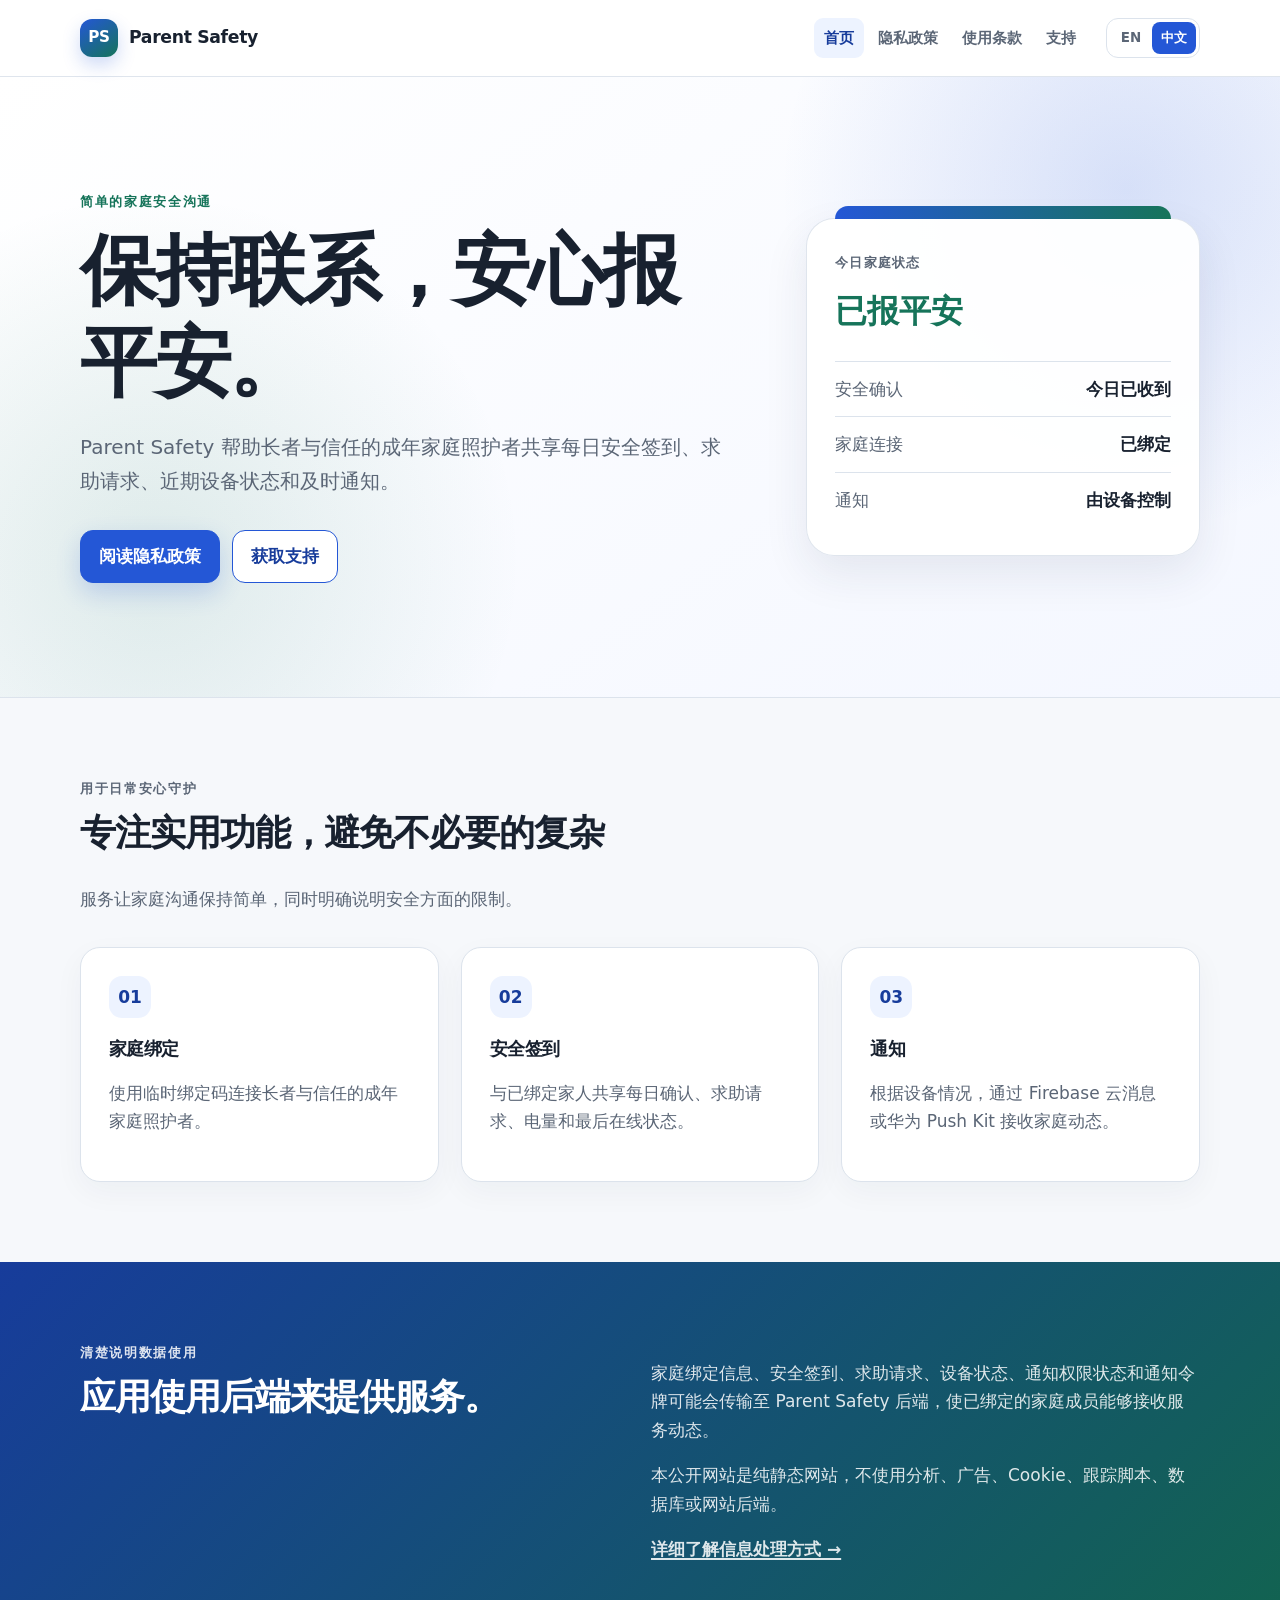
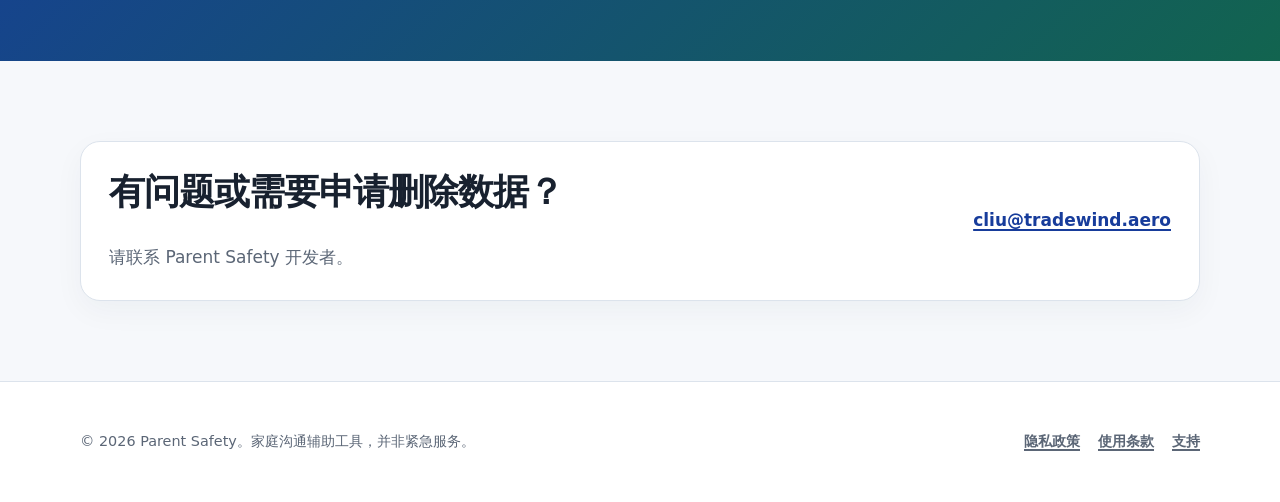
<file: zh.html>
<!doctype html>
<html lang="zh-Hans">
<head>
  <meta charset="utf-8">
  <meta name="viewport" content="width=device-width, initial-scale=1">
  <meta name="description" content="Parent Safety 帮助家庭共享安全签到、求助请求和设备状态。">
  <title>Parent Safety | 让家庭平安沟通更简单</title>
  <link rel="stylesheet" href="assets/styles.css">
</head>
<body>
  <a class="skip-link" href="#main">跳到主要内容</a>
  <header class="site-header">
    <div class="nav-shell">
      <a class="brand" href="zh.html" aria-current="page"><span class="brand-mark" aria-hidden="true">PS</span>Parent Safety</a>
      <div class="nav-actions">
        <nav class="primary-nav" aria-label="主导航">
          <a href="zh.html" aria-current="page">首页</a><a href="privacy/zh.html">隐私政策</a><a href="terms/zh.html">使用条款</a><a href="support/zh.html">支持</a>
        </nav>
        <nav class="language-switcher" aria-label="语言">
          <a href="index.html" lang="en" hreflang="en">EN</a><span lang="zh" aria-current="true">中文</span>
        </nav>
      </div>
    </div>
  </header>

  <main id="main">
    <section class="hero">
      <div class="page-shell hero-grid">
        <div>
          <p class="eyebrow">简单的家庭安全沟通</p>
          <h1>保持联系，安心报平安。</h1>
          <p class="hero-copy">Parent Safety 帮助长者与信任的成年家庭照护者共享每日安全签到、求助请求、近期设备状态和及时通知。</p>
          <div class="hero-actions">
            <a class="button button-primary" href="privacy/zh.html">阅读隐私政策</a><a class="button button-secondary" href="support/zh.html">获取支持</a>
          </div>
        </div>
        <aside class="status-card" aria-label="家庭状态示例">
          <span class="status-label">今日家庭状态</span><div class="status-value">已报平安</div>
          <div class="status-row"><span>安全确认</span><strong>今日已收到</strong></div>
          <div class="status-row"><span>家庭连接</span><strong>已绑定</strong></div>
          <div class="status-row"><span>通知</span><strong>由设备控制</strong></div>
        </aside>
      </div>
    </section>

    <section class="section">
      <div class="page-shell">
        <div class="section-heading"><p class="eyebrow">用于日常安心守护</p><h2>专注实用功能，避免不必要的复杂</h2><p>服务让家庭沟通保持简单，同时明确说明安全方面的限制。</p></div>
        <div class="grid-3">
          <article class="card"><span class="card-number">01</span><h3>家庭绑定</h3><p>使用临时绑定码连接长者与信任的成年家庭照护者。</p></article>
          <article class="card"><span class="card-number">02</span><h3>安全签到</h3><p>与已绑定家人共享每日确认、求助请求、电量和最后在线状态。</p></article>
          <article class="card"><span class="card-number">03</span><h3>通知</h3><p>根据设备情况，通过 Firebase 云消息或华为 Push Kit 接收家庭动态。</p></article>
        </div>
      </div>
    </section>

    <section class="section privacy-callout">
      <div class="page-shell grid-2">
        <div class="section-heading"><p class="eyebrow">清楚说明数据使用</p><h2>应用使用后端来提供服务。</h2></div>
        <div>
          <p>家庭绑定信息、安全签到、求助请求、设备状态、通知权限状态和通知令牌可能会传输至 Parent Safety 后端，使已绑定的家庭成员能够接收服务动态。</p>
          <p>本公开网站是纯静态网站，不使用分析、广告、Cookie、跟踪脚本、数据库或网站后端。</p>
          <p><a href="privacy/zh.html"><strong>详细了解信息处理方式 →</strong></a></p>
        </div>
      </div>
    </section>

    <section class="section"><div class="page-shell"><div class="card contact-card"><div><h2>有问题或需要申请删除数据？</h2><p>请联系 Parent Safety 开发者。</p></div><a class="email-link" href="mailto:cliu@tradewind.aero">cliu@tradewind.aero</a></div></div></section>
  </main>

  <footer class="site-footer"><div class="footer-shell"><div class="footer-copy">© 2026 Parent Safety。家庭沟通辅助工具，并非紧急服务。</div><nav class="footer-links" aria-label="法律与支持"><a href="privacy/zh.html">隐私政策</a><a href="terms/zh.html">使用条款</a><a href="support/zh.html">支持</a></nav></div></footer>
</body>
</html>
</file>
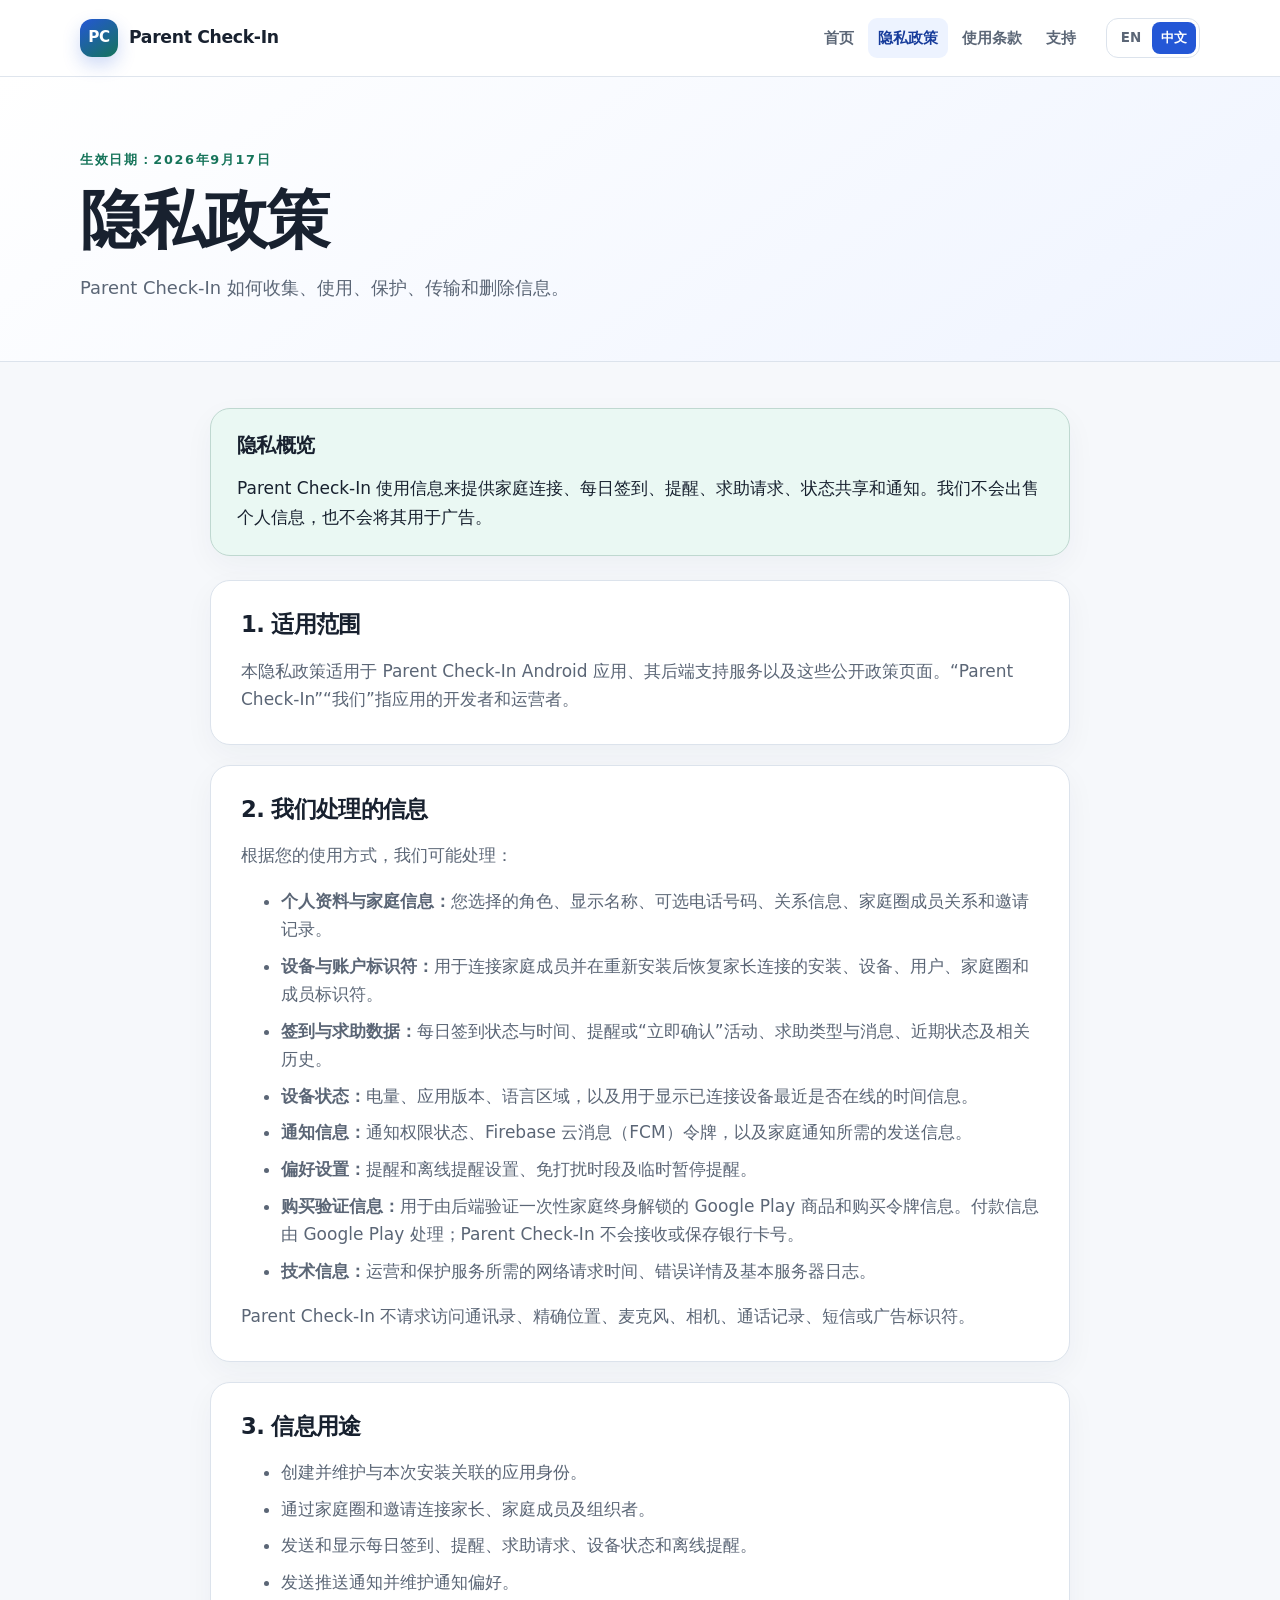
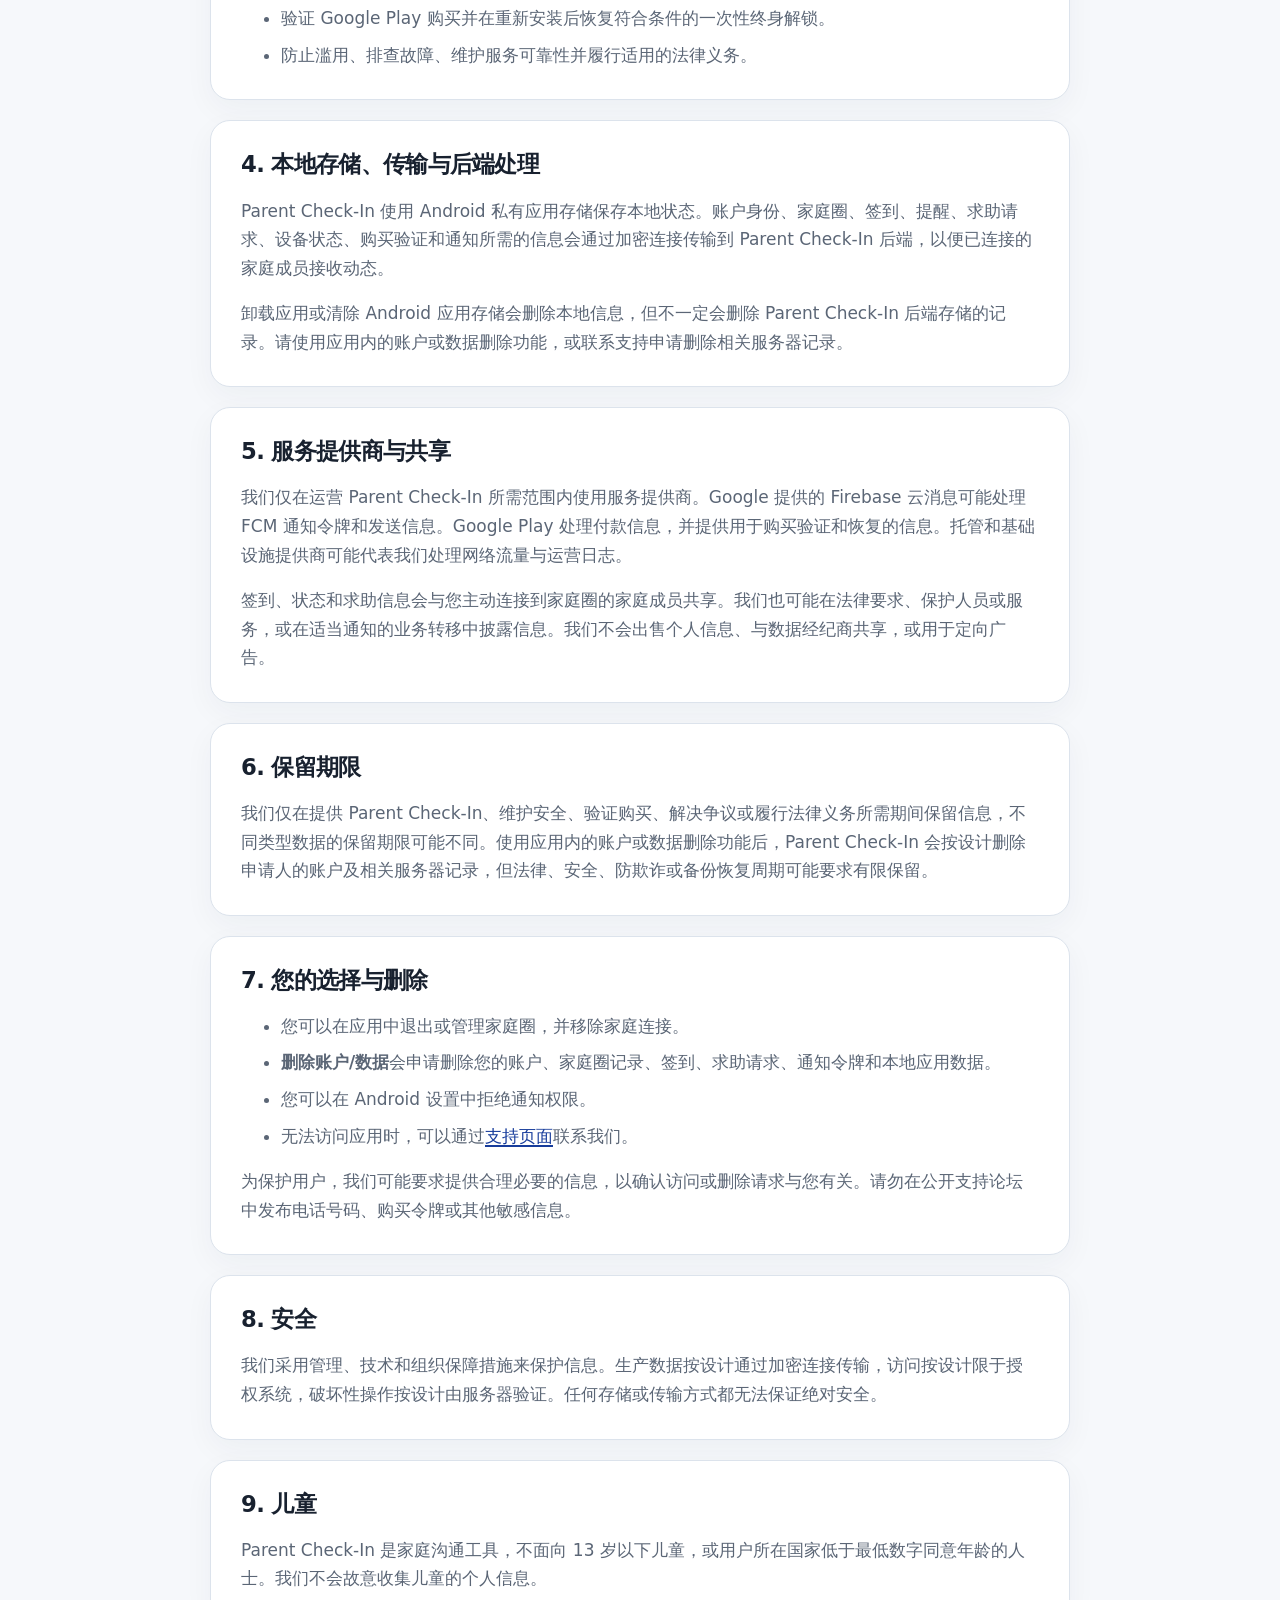
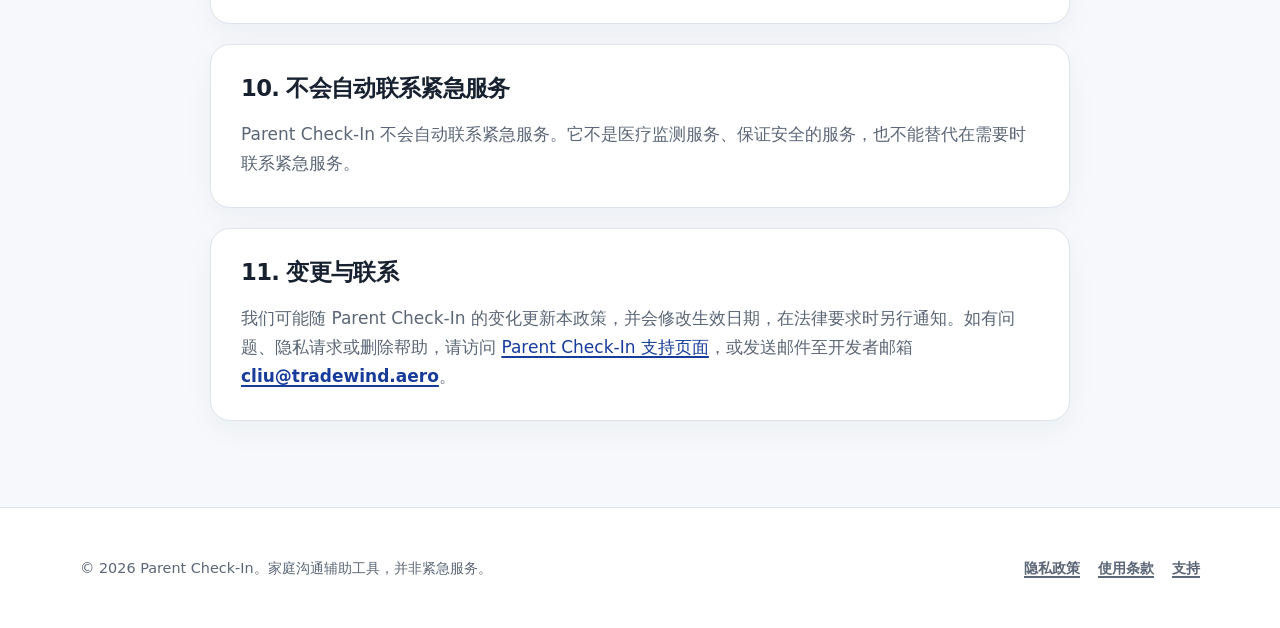
<file: privacy/zh.html>
<!doctype html>
<html lang="zh-Hans">
<head>
  <meta charset="utf-8">
  <meta name="viewport" content="width=device-width, initial-scale=1">
  <meta name="description" content="Parent Check-In 隐私政策：如何处理家庭、签到、设备、通知和购买验证信息。">
  <title>隐私政策 | Parent Check-In</title>
  <link rel="stylesheet" href="../assets/styles.css">
</head>
<body>
  <a class="skip-link" href="#main">跳到主要内容</a>
  <header class="site-header"><div class="nav-shell">
    <a class="brand" href="../zh.html"><span class="brand-mark" aria-hidden="true">PC</span>Parent Check-In</a>
    <div class="nav-actions"><nav class="primary-nav" aria-label="主导航"><a href="../zh.html">首页</a><a href="zh.html" aria-current="page">隐私政策</a><a href="../terms/zh.html">使用条款</a><a href="../support/zh.html">支持</a></nav><nav class="language-switcher" aria-label="语言"><a href="./" lang="en" hreflang="en">EN</a><span lang="zh" aria-current="true">中文</span></nav></div>
  </div></header>
  <main id="main">
    <header class="page-hero"><div class="page-shell"><p class="eyebrow">生效日期：2026年9月17日</p><h1>隐私政策</h1><p class="page-description">Parent Check-In 如何收集、使用、保护、传输和删除信息。</p></div></header>
    <div class="legal-content">
      <aside class="notice"><h2>隐私概览</h2><p>Parent Check-In 使用信息来提供家庭连接、每日签到、提醒、求助请求、状态共享和通知。我们不会出售个人信息，也不会将其用于广告。</p></aside>
      <section class="legal-section"><h2>1. 适用范围</h2><p>本隐私政策适用于 Parent Check-In Android 应用、其后端支持服务以及这些公开政策页面。“Parent Check-In”“我们”指应用的开发者和运营者。</p></section>
      <section class="legal-section"><h2>2. 我们处理的信息</h2><p>根据您的使用方式，我们可能处理：</p><ul>
        <li><strong>个人资料与家庭信息：</strong>您选择的角色、显示名称、可选电话号码、关系信息、家庭圈成员关系和邀请记录。</li>
        <li><strong>设备与账户标识符：</strong>用于连接家庭成员并在重新安装后恢复家长连接的安装、设备、用户、家庭圈和成员标识符。</li>
        <li><strong>签到与求助数据：</strong>每日签到状态与时间、提醒或“立即确认”活动、求助类型与消息、近期状态及相关历史。</li>
        <li><strong>设备状态：</strong>电量、应用版本、语言区域，以及用于显示已连接设备最近是否在线的时间信息。</li>
        <li><strong>通知信息：</strong>通知权限状态、Firebase 云消息（FCM）令牌，以及家庭通知所需的发送信息。</li>
        <li><strong>偏好设置：</strong>提醒和离线提醒设置、免打扰时段及临时暂停提醒。</li>
        <li><strong>购买验证信息：</strong>用于由后端验证一次性家庭终身解锁的 Google Play 商品和购买令牌信息。付款信息由 Google Play 处理；Parent Check-In 不会接收或保存银行卡号。</li>
        <li><strong>技术信息：</strong>运营和保护服务所需的网络请求时间、错误详情及基本服务器日志。</li>
      </ul><p>Parent Check-In 不请求访问通讯录、精确位置、麦克风、相机、通话记录、短信或广告标识符。</p></section>
      <section class="legal-section"><h2>3. 信息用途</h2><ul>
        <li>创建并维护与本次安装关联的应用身份。</li><li>通过家庭圈和邀请连接家长、家庭成员及组织者。</li><li>发送和显示每日签到、提醒、求助请求、设备状态和离线提醒。</li><li>发送推送通知并维护通知偏好。</li><li>验证 Google Play 购买并在重新安装后恢复符合条件的一次性终身解锁。</li><li>防止滥用、排查故障、维护服务可靠性并履行适用的法律义务。</li>
      </ul></section>
      <section class="legal-section"><h2>4. 本地存储、传输与后端处理</h2><p>Parent Check-In 使用 Android 私有应用存储保存本地状态。账户身份、家庭圈、签到、提醒、求助请求、设备状态、购买验证和通知所需的信息会通过加密连接传输到 Parent Check-In 后端，以便已连接的家庭成员接收动态。</p><p>卸载应用或清除 Android 应用存储会删除本地信息，但不一定会删除 Parent Check-In 后端存储的记录。请使用应用内的账户或数据删除功能，或联系支持申请删除相关服务器记录。</p></section>
      <section class="legal-section"><h2>5. 服务提供商与共享</h2><p>我们仅在运营 Parent Check-In 所需范围内使用服务提供商。Google 提供的 Firebase 云消息可能处理 FCM 通知令牌和发送信息。Google Play 处理付款信息，并提供用于购买验证和恢复的信息。托管和基础设施提供商可能代表我们处理网络流量与运营日志。</p><p>签到、状态和求助信息会与您主动连接到家庭圈的家庭成员共享。我们也可能在法律要求、保护人员或服务，或在适当通知的业务转移中披露信息。我们不会出售个人信息、与数据经纪商共享，或用于定向广告。</p></section>
      <section class="legal-section"><h2>6. 保留期限</h2><p>我们仅在提供 Parent Check-In、维护安全、验证购买、解决争议或履行法律义务所需期间保留信息，不同类型数据的保留期限可能不同。使用应用内的账户或数据删除功能后，Parent Check-In 会按设计删除申请人的账户及相关服务器记录，但法律、安全、防欺诈或备份恢复周期可能要求有限保留。</p></section>
      <section class="legal-section"><h2>7. 您的选择与删除</h2><ul><li>您可以在应用中退出或管理家庭圈，并移除家庭连接。</li><li><strong>删除账户/数据</strong>会申请删除您的账户、家庭圈记录、签到、求助请求、通知令牌和本地应用数据。</li><li>您可以在 Android 设置中拒绝通知权限。</li><li>无法访问应用时，可以通过<a href="../support/zh.html">支持页面</a>联系我们。</li></ul><p>为保护用户，我们可能要求提供合理必要的信息，以确认访问或删除请求与您有关。请勿在公开支持论坛中发布电话号码、购买令牌或其他敏感信息。</p></section>
      <section class="legal-section"><h2>8. 安全</h2><p>我们采用管理、技术和组织保障措施来保护信息。生产数据按设计通过加密连接传输，访问按设计限于授权系统，破坏性操作按设计由服务器验证。任何存储或传输方式都无法保证绝对安全。</p></section>
      <section class="legal-section"><h2>9. 儿童</h2><p>Parent Check-In 是家庭沟通工具，不面向 13 岁以下儿童，或用户所在国家低于最低数字同意年龄的人士。我们不会故意收集儿童的个人信息。</p></section>
      <section class="legal-section"><h2>10. 不会自动联系紧急服务</h2><p>Parent Check-In 不会自动联系紧急服务。它不是医疗监测服务、保证安全的服务，也不能替代在需要时联系紧急服务。</p></section>
      <section class="legal-section"><h2>11. 变更与联系</h2><p>我们可能随 Parent Check-In 的变化更新本政策，并会修改生效日期，在法律要求时另行通知。如有问题、隐私请求或删除帮助，请访问 <a href="../support/zh.html">Parent Check-In 支持页面</a>，或发送邮件至开发者邮箱 <a class="email-link" href="mailto:cliu@tradewind.aero">cliu@tradewind.aero</a>。</p></section>
    </div>
  </main>
  <footer class="site-footer"><div class="footer-shell"><div class="footer-copy">© 2026 Parent Check-In。家庭沟通辅助工具，并非紧急服务。</div><nav class="footer-links" aria-label="法律与支持"><a href="zh.html">隐私政策</a><a href="../terms/zh.html">使用条款</a><a href="../support/zh.html">支持</a></nav></div></footer>
</body>
</html>
</file>
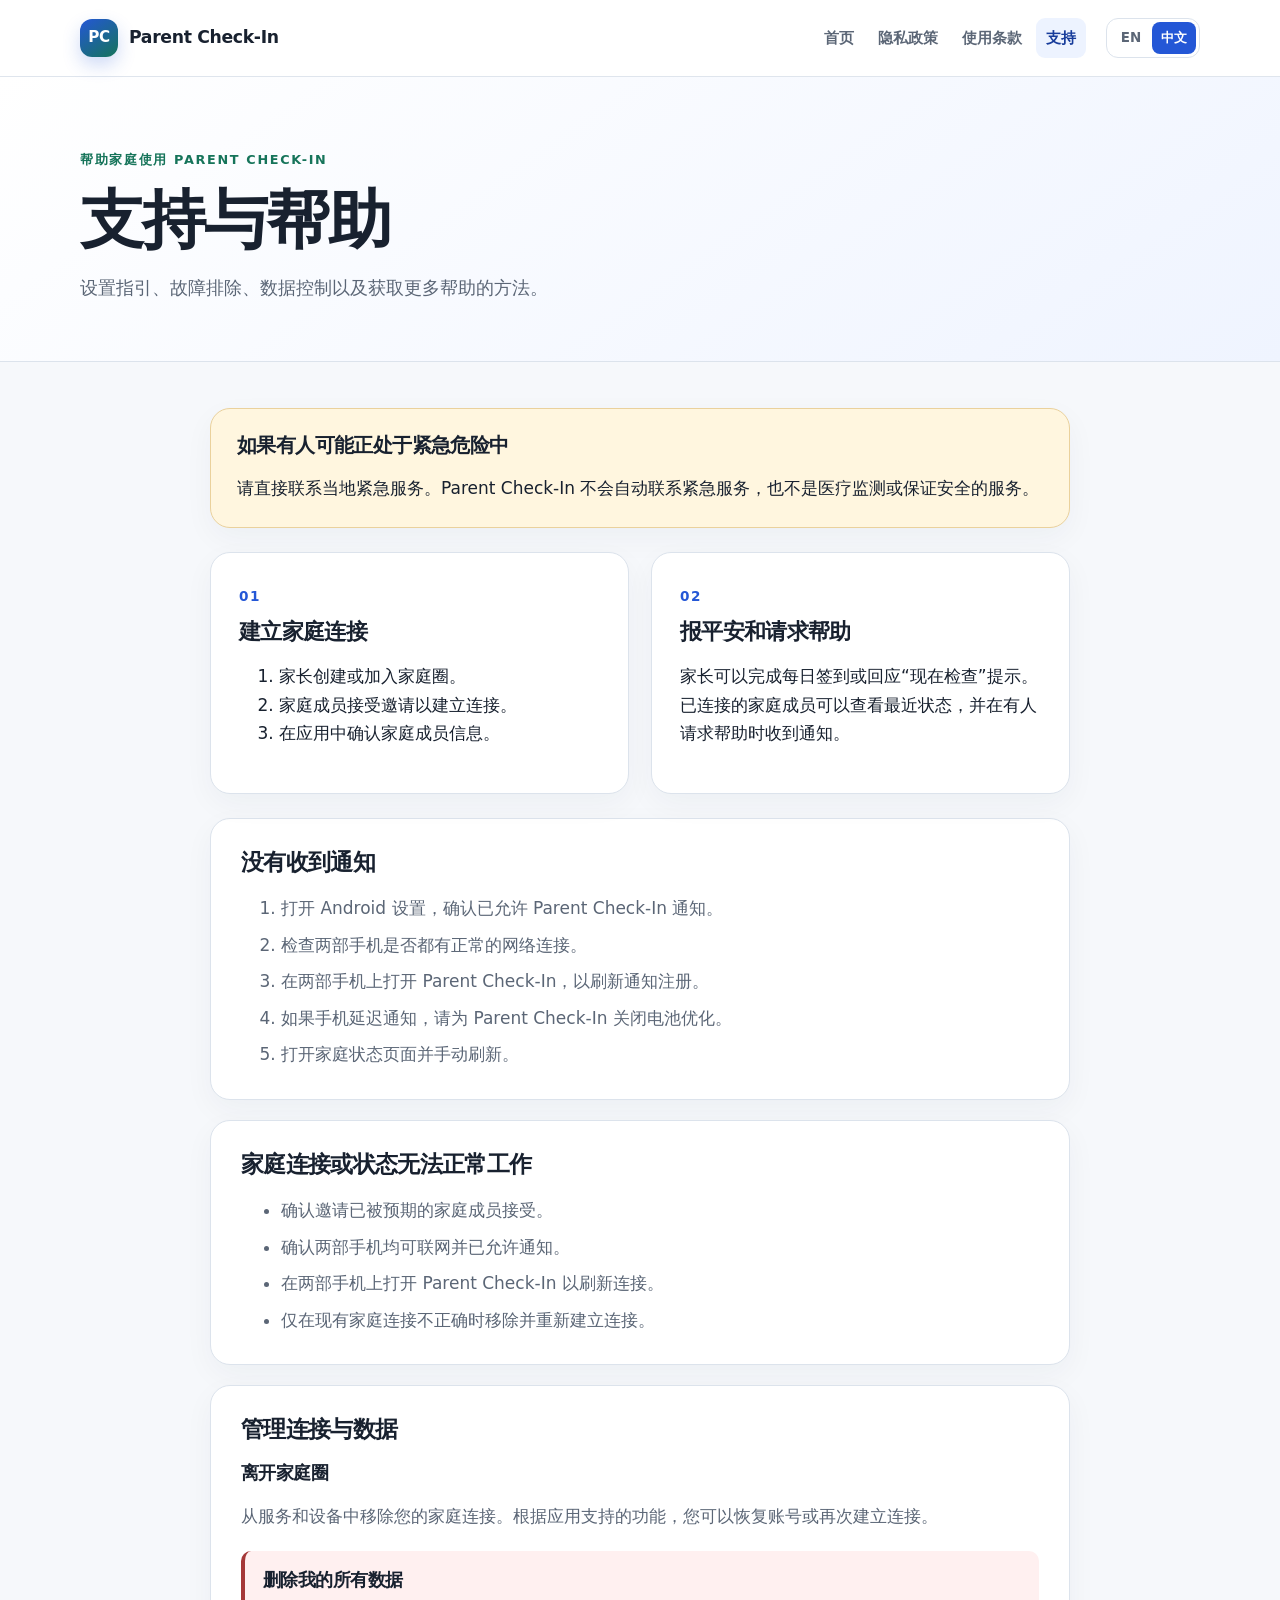
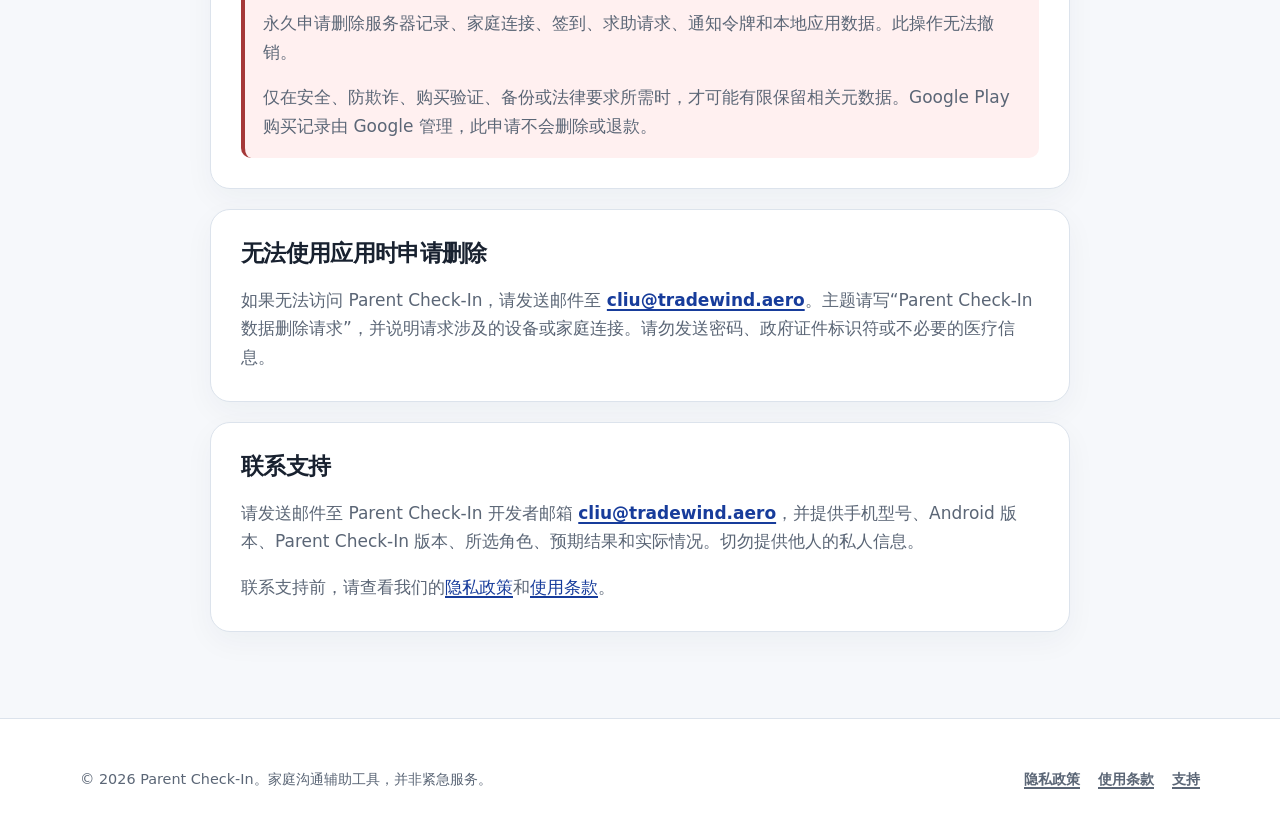
<file: support/zh.html>
<!doctype html>
<html lang="zh-Hans">
<head>
  <meta charset="utf-8">
  <meta name="viewport" content="width=device-width, initial-scale=1">
  <meta name="description" content="Parent Check-In 的设置、故障排除、数据控制和开发者联系方式。">
  <title>支持与帮助 | Parent Check-In</title>
  <link rel="stylesheet" href="../assets/styles.css">
</head>
<body>
  <a class="skip-link" href="#main">跳到主要内容</a>
  <header class="site-header"><div class="nav-shell">
    <a class="brand" href="../zh.html"><span class="brand-mark" aria-hidden="true">PC</span>Parent Check-In</a>
    <div class="nav-actions"><nav class="primary-nav" aria-label="主导航"><a href="../zh.html">首页</a><a href="../privacy/zh.html">隐私政策</a><a href="../terms/zh.html">使用条款</a><a href="zh.html" aria-current="page">支持</a></nav><nav class="language-switcher" aria-label="语言"><a href="./" lang="en" hreflang="en">EN</a><span lang="zh" aria-current="true">中文</span></nav></div>
  </div></header>

  <main id="main">
    <header class="page-hero"><div class="page-shell"><p class="eyebrow">帮助家庭使用 Parent Check-In</p><h1>支持与帮助</h1><p class="page-description">设置指引、故障排除、数据控制以及获取更多帮助的方法。</p></div></header>
    <div class="legal-content">
      <aside class="notice notice-warning"><h2>如果有人可能正处于紧急危险中</h2><p>请直接联系当地紧急服务。Parent Check-In 不会自动联系紧急服务，也不是医疗监测或保证安全的服务。</p></aside>

      <div class="support-grid">
        <article class="support-card"><span aria-hidden="true">01</span><h2>建立家庭连接</h2><ol><li>家长创建或加入家庭圈。</li><li>家庭成员接受邀请以建立连接。</li><li>在应用中确认家庭成员信息。</li></ol></article>
        <article class="support-card"><span aria-hidden="true">02</span><h2>报平安和请求帮助</h2><p>家长可以完成每日签到或回应“现在检查”提示。已连接的家庭成员可以查看最近状态，并在有人请求帮助时收到通知。</p></article>
      </div>

      <section class="legal-section"><h2>没有收到通知</h2><ol><li>打开 Android 设置，确认已允许 Parent Check-In 通知。</li><li>检查两部手机是否都有正常的网络连接。</li><li>在两部手机上打开 Parent Check-In，以刷新通知注册。</li><li>如果手机延迟通知，请为 Parent Check-In 关闭电池优化。</li><li>打开家庭状态页面并手动刷新。</li></ol></section>

      <section class="legal-section"><h2>家庭连接或状态无法正常工作</h2><ul><li>确认邀请已被预期的家庭成员接受。</li><li>确认两部手机均可联网并已允许通知。</li><li>在两部手机上打开 Parent Check-In 以刷新连接。</li><li>仅在现有家庭连接不正确时移除并重新建立连接。</li></ul></section>

      <section class="legal-section"><h2>管理连接与数据</h2><div><h3>离开家庭圈</h3><p>从服务和设备中移除您的家庭连接。根据应用支持的功能，您可以恢复账号或再次建立连接。</p></div><div class="danger-block"><h3>删除我的所有数据</h3><p>永久申请删除服务器记录、家庭连接、签到、求助请求、通知令牌和本地应用数据。此操作无法撤销。</p><p>仅在安全、防欺诈、购买验证、备份或法律要求所需时，才可能有限保留相关元数据。Google Play 购买记录由 Google 管理，此申请不会删除或退款。</p></div></section>

      <section class="legal-section" id="data-deletion"><h2>无法使用应用时申请删除</h2><p>如果无法访问 Parent Check-In，请发送邮件至 <a class="email-link" href="mailto:cliu@tradewind.aero?subject=Parent%20Check-In%20data%20deletion%20request">cliu@tradewind.aero</a>。主题请写“Parent Check-In 数据删除请求”，并说明请求涉及的设备或家庭连接。请勿发送密码、政府证件标识符或不必要的医疗信息。</p></section>

      <section class="legal-section"><h2>联系支持</h2><p>请发送邮件至 Parent Check-In 开发者邮箱 <a class="email-link" href="mailto:cliu@tradewind.aero?subject=Parent%20Check-In%20support">cliu@tradewind.aero</a>，并提供手机型号、Android 版本、Parent Check-In 版本、所选角色、预期结果和实际情况。切勿提供他人的私人信息。</p><p>联系支持前，请查看我们的<a href="../privacy/zh.html">隐私政策</a>和<a href="../terms/zh.html">使用条款</a>。</p></section>
    </div>
  </main>

  <footer class="site-footer"><div class="footer-shell"><div class="footer-copy">© 2026 Parent Check-In。家庭沟通辅助工具，并非紧急服务。</div><nav class="footer-links" aria-label="法律与支持"><a href="../privacy/zh.html">隐私政策</a><a href="../terms/zh.html">使用条款</a><a href="zh.html">支持</a></nav></div></footer>
</body>
</html>
</file>
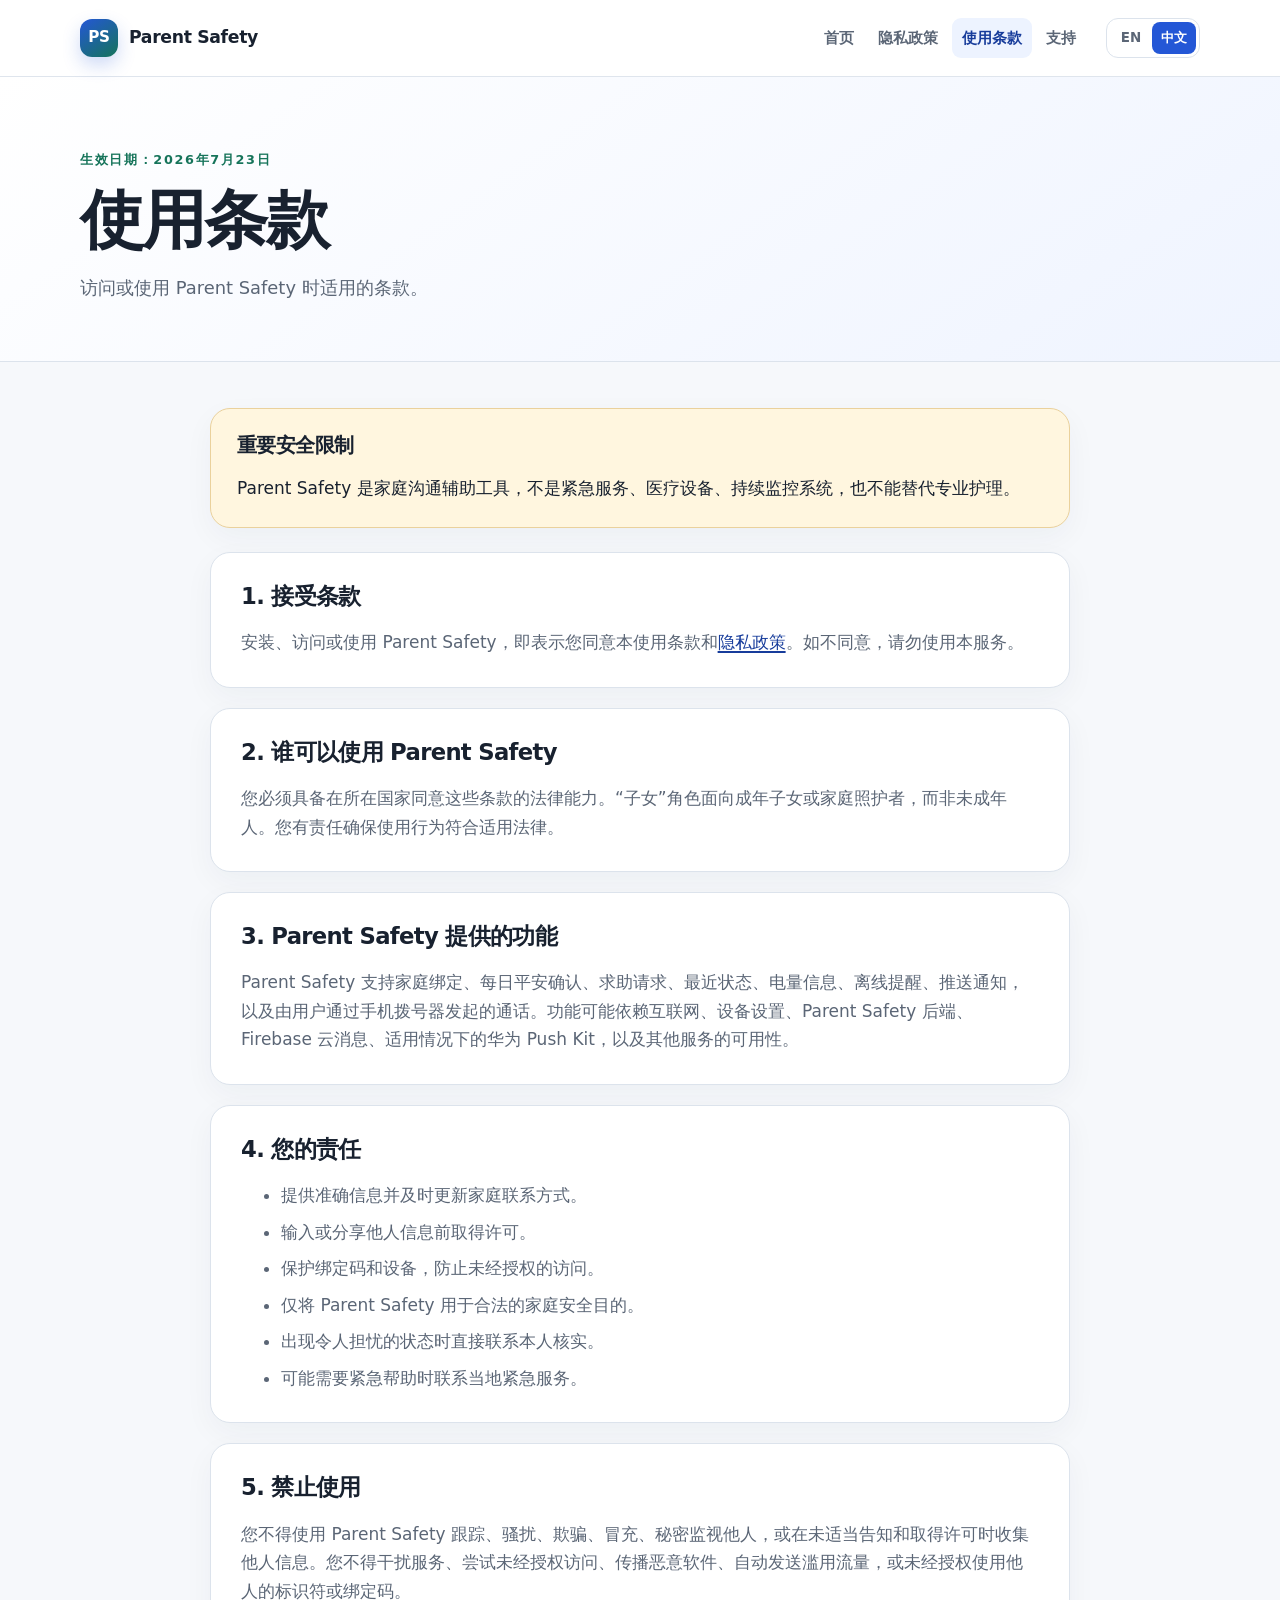
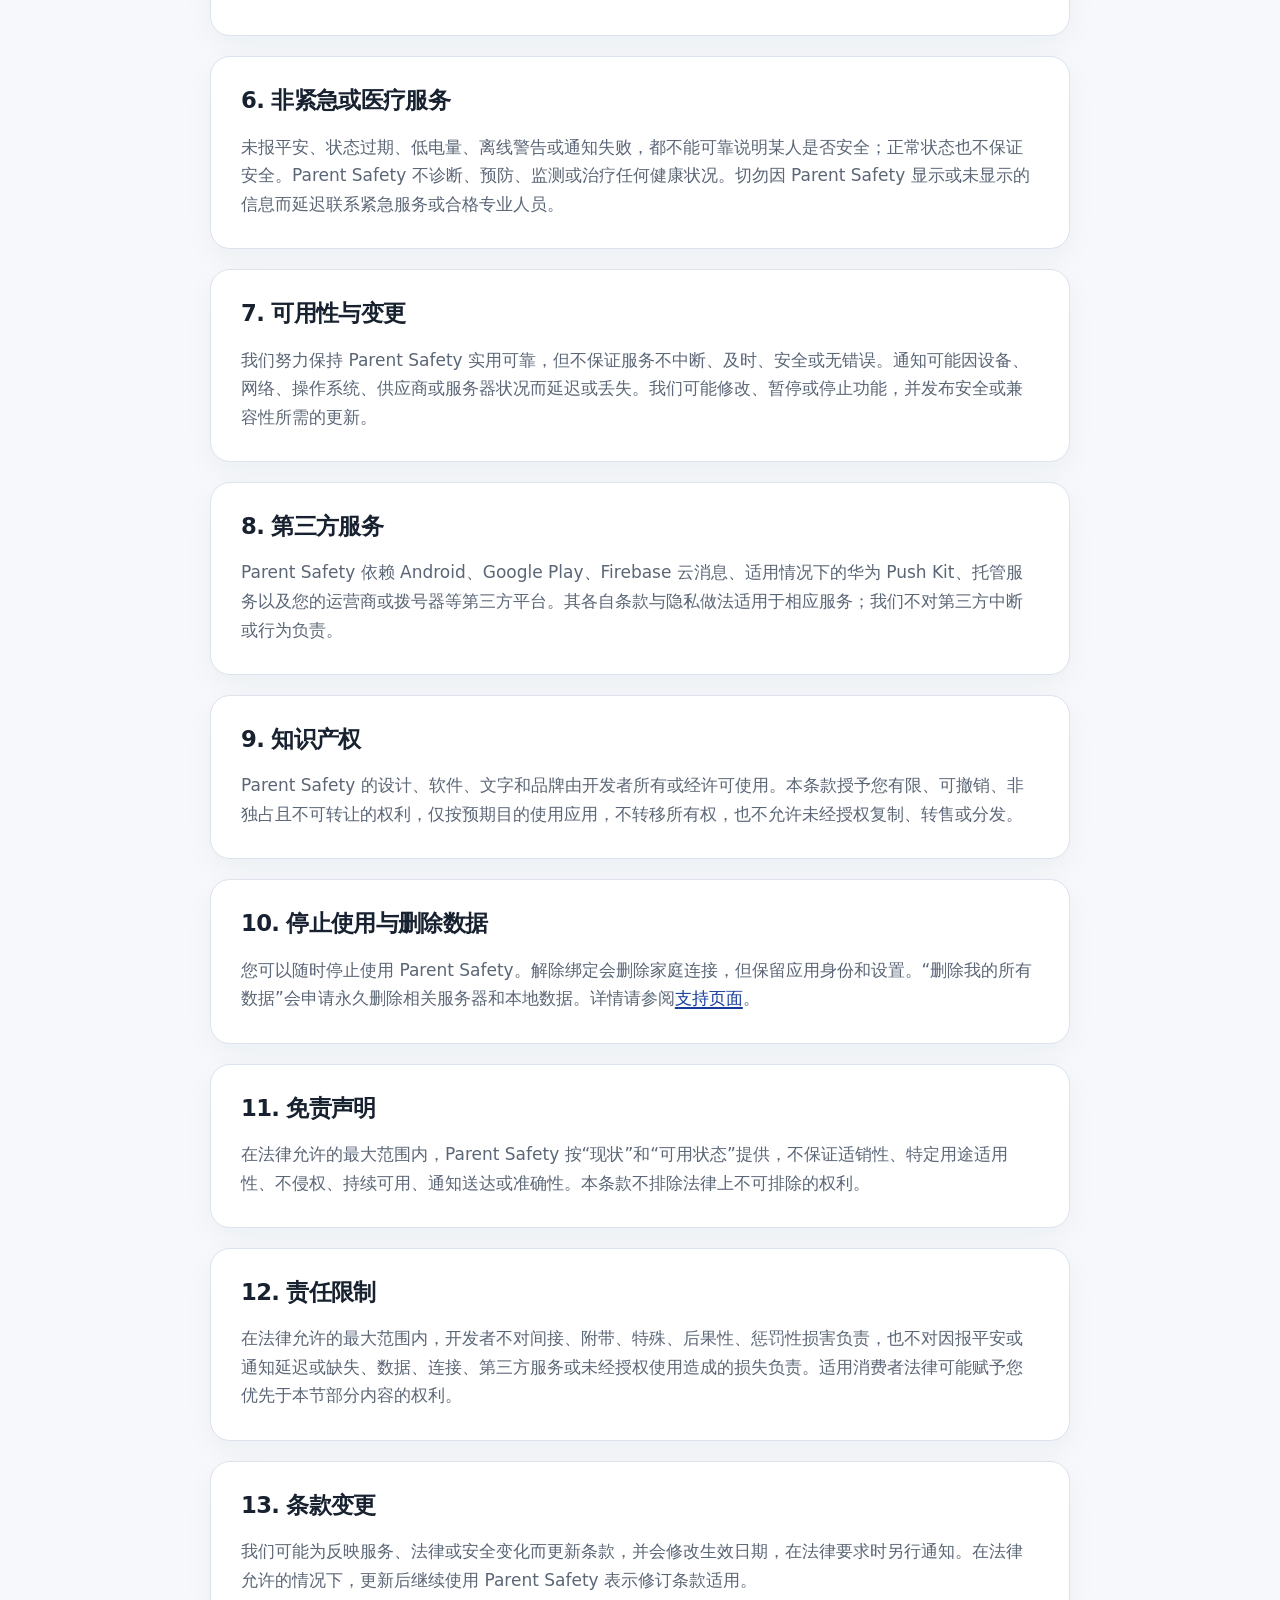
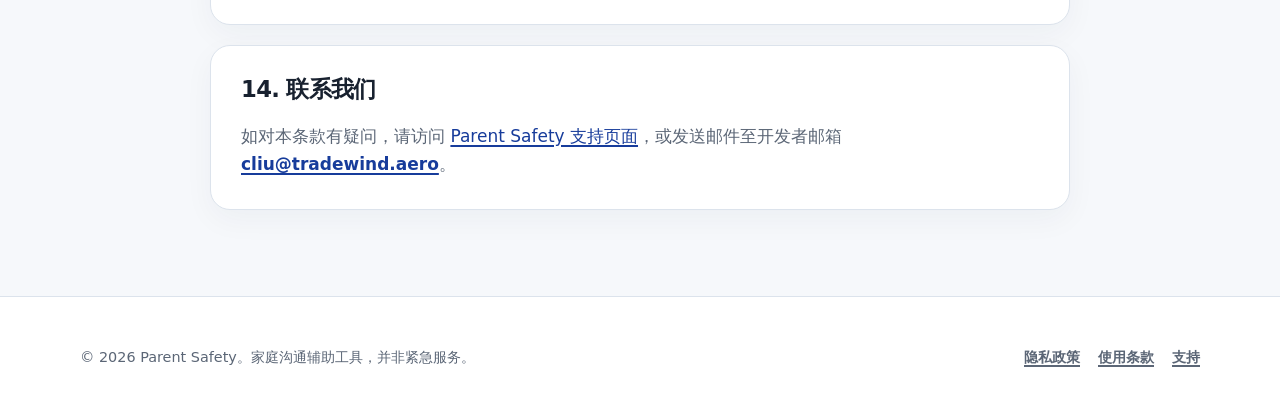
<file: terms/zh.html>
<!doctype html>
<html lang="zh-Hans">
<head>
  <meta charset="utf-8">
  <meta name="viewport" content="width=device-width, initial-scale=1">
  <meta name="description" content="访问或使用 Parent Safety 时适用的条款。">
  <title>使用条款 | Parent Safety</title>
  <link rel="stylesheet" href="../assets/styles.css">
</head>
<body>
  <a class="skip-link" href="#main">跳到主要内容</a>
  <header class="site-header"><div class="nav-shell">
    <a class="brand" href="../zh.html"><span class="brand-mark" aria-hidden="true">PS</span>Parent Safety</a>
    <div class="nav-actions"><nav class="primary-nav" aria-label="主导航"><a href="../zh.html">首页</a><a href="../privacy/zh.html">隐私政策</a><a href="zh.html" aria-current="page">使用条款</a><a href="../support/zh.html">支持</a></nav><nav class="language-switcher" aria-label="语言"><a href="./" lang="en" hreflang="en">EN</a><span lang="zh" aria-current="true">中文</span></nav></div>
  </div></header>

  <main id="main">
    <header class="page-hero"><div class="page-shell"><p class="eyebrow">生效日期：2026年7月23日</p><h1>使用条款</h1><p class="page-description">访问或使用 Parent Safety 时适用的条款。</p></div></header>
    <div class="legal-content">
      <aside class="notice notice-warning"><h2>重要安全限制</h2><p>Parent Safety 是家庭沟通辅助工具，不是紧急服务、医疗设备、持续监控系统，也不能替代专业护理。</p></aside>

      <section class="legal-section"><h2>1. 接受条款</h2><p>安装、访问或使用 Parent Safety，即表示您同意本使用条款和<a href="../privacy/zh.html">隐私政策</a>。如不同意，请勿使用本服务。</p></section>

      <section class="legal-section"><h2>2. 谁可以使用 Parent Safety</h2><p>您必须具备在所在国家同意这些条款的法律能力。“子女”角色面向成年子女或家庭照护者，而非未成年人。您有责任确保使用行为符合适用法律。</p></section>

      <section class="legal-section"><h2>3. Parent Safety 提供的功能</h2><p>Parent Safety 支持家庭绑定、每日平安确认、求助请求、最近状态、电量信息、离线提醒、推送通知，以及由用户通过手机拨号器发起的通话。功能可能依赖互联网、设备设置、Parent Safety 后端、Firebase 云消息、适用情况下的华为 Push Kit，以及其他服务的可用性。</p></section>

      <section class="legal-section"><h2>4. 您的责任</h2><ul><li>提供准确信息并及时更新家庭联系方式。</li><li>输入或分享他人信息前取得许可。</li><li>保护绑定码和设备，防止未经授权的访问。</li><li>仅将 Parent Safety 用于合法的家庭安全目的。</li><li>出现令人担忧的状态时直接联系本人核实。</li><li>可能需要紧急帮助时联系当地紧急服务。</li></ul></section>

      <section class="legal-section"><h2>5. 禁止使用</h2><p>您不得使用 Parent Safety 跟踪、骚扰、欺骗、冒充、秘密监视他人，或在未适当告知和取得许可时收集他人信息。您不得干扰服务、尝试未经授权访问、传播恶意软件、自动发送滥用流量，或未经授权使用他人的标识符或绑定码。</p></section>

      <section class="legal-section"><h2>6. 非紧急或医疗服务</h2><p>未报平安、状态过期、低电量、离线警告或通知失败，都不能可靠说明某人是否安全；正常状态也不保证安全。Parent Safety 不诊断、预防、监测或治疗任何健康状况。切勿因 Parent Safety 显示或未显示的信息而延迟联系紧急服务或合格专业人员。</p></section>

      <section class="legal-section"><h2>7. 可用性与变更</h2><p>我们努力保持 Parent Safety 实用可靠，但不保证服务不中断、及时、安全或无错误。通知可能因设备、网络、操作系统、供应商或服务器状况而延迟或丢失。我们可能修改、暂停或停止功能，并发布安全或兼容性所需的更新。</p></section>

      <section class="legal-section"><h2>8. 第三方服务</h2><p>Parent Safety 依赖 Android、Google Play、Firebase 云消息、适用情况下的华为 Push Kit、托管服务以及您的运营商或拨号器等第三方平台。其各自条款与隐私做法适用于相应服务；我们不对第三方中断或行为负责。</p></section>

      <section class="legal-section"><h2>9. 知识产权</h2><p>Parent Safety 的设计、软件、文字和品牌由开发者所有或经许可使用。本条款授予您有限、可撤销、非独占且不可转让的权利，仅按预期目的使用应用，不转移所有权，也不允许未经授权复制、转售或分发。</p></section>

      <section class="legal-section"><h2>10. 停止使用与删除数据</h2><p>您可以随时停止使用 Parent Safety。解除绑定会删除家庭连接，但保留应用身份和设置。“删除我的所有数据”会申请永久删除相关服务器和本地数据。详情请参阅<a href="../support/zh.html">支持页面</a>。</p></section>

      <section class="legal-section"><h2>11. 免责声明</h2><p>在法律允许的最大范围内，Parent Safety 按“现状”和“可用状态”提供，不保证适销性、特定用途适用性、不侵权、持续可用、通知送达或准确性。本条款不排除法律上不可排除的权利。</p></section>

      <section class="legal-section"><h2>12. 责任限制</h2><p>在法律允许的最大范围内，开发者不对间接、附带、特殊、后果性、惩罚性损害负责，也不对因报平安或通知延迟或缺失、数据、连接、第三方服务或未经授权使用造成的损失负责。适用消费者法律可能赋予您优先于本节部分内容的权利。</p></section>

      <section class="legal-section"><h2>13. 条款变更</h2><p>我们可能为反映服务、法律或安全变化而更新条款，并会修改生效日期，在法律要求时另行通知。在法律允许的情况下，更新后继续使用 Parent Safety 表示修订条款适用。</p></section>

      <section class="legal-section"><h2>14. 联系我们</h2><p>如对本条款有疑问，请访问 <a href="../support/zh.html">Parent Safety 支持页面</a>，或发送邮件至开发者邮箱 <a class="email-link" href="mailto:cliu@tradewind.aero">cliu@tradewind.aero</a>。</p></section>
    </div>
  </main>

  <footer class="site-footer"><div class="footer-shell"><div class="footer-copy">© 2026 Parent Safety。家庭沟通辅助工具，并非紧急服务。</div><nav class="footer-links" aria-label="法律与支持"><a href="../privacy/zh.html">隐私政策</a><a href="zh.html">使用条款</a><a href="../support/zh.html">支持</a></nav></div></footer>
</body>
</html>
</file>
<file: assets/styles.css>
:root {
  --ink: #18212f;
  --muted: #5b6676;
  --blue: #2457d6;
  --blue-dark: #173c9b;
  --blue-soft: #edf3ff;
  --green: #16745a;
  --green-soft: #eaf8f3;
  --amber: #945b10;
  --amber-soft: #fff6df;
  --red: #a53838;
  --red-soft: #fff0f0;
  --line: #dce3ec;
  --surface: #ffffff;
  --background: #f6f8fb;
  --shadow: 0 18px 45px rgba(31, 48, 78, 0.09);
  --radius: 20px;
  --content: 1120px;
}

* {
  box-sizing: border-box;
}

html {
  scroll-behavior: smooth;
}

body {
  margin: 0;
  color: var(--ink);
  background: var(--background);
  font-family: Inter, ui-sans-serif, system-ui, -apple-system, BlinkMacSystemFont, "Segoe UI", sans-serif;
  font-size: 17px;
  line-height: 1.68;
  -webkit-font-smoothing: antialiased;
}

a {
  color: var(--blue-dark);
  text-decoration-thickness: 1.5px;
  text-underline-offset: 3px;
}

a:hover {
  color: var(--blue);
}

a:focus-visible,
button:focus-visible {
  outline: 3px solid rgba(36, 87, 214, 0.32);
  outline-offset: 3px;
}

.skip-link {
  position: fixed;
  top: 10px;
  left: 10px;
  z-index: 10;
  padding: 10px 14px;
  border-radius: 10px;
  color: #fff;
  background: var(--blue-dark);
  transform: translateY(-160%);
}

.skip-link:focus {
  transform: translateY(0);
}

.site-header {
  position: sticky;
  top: 0;
  z-index: 5;
  border-bottom: 1px solid rgba(220, 227, 236, 0.9);
  background: rgba(255, 255, 255, 0.94);
  backdrop-filter: blur(14px);
}

.nav-shell,
.page-shell,
.footer-shell {
  width: min(calc(100% - 40px), var(--content));
  margin-inline: auto;
}

.nav-shell {
  display: flex;
  min-height: 76px;
  align-items: center;
  justify-content: space-between;
  gap: 24px;
}

.brand {
  display: inline-flex;
  align-items: center;
  gap: 11px;
  color: var(--ink);
  font-size: 1.08rem;
  font-weight: 800;
  letter-spacing: -0.02em;
  text-decoration: none;
}

.brand-mark {
  display: grid;
  width: 38px;
  height: 38px;
  place-items: center;
  border-radius: 12px;
  color: #fff;
  background: linear-gradient(145deg, var(--blue), var(--green));
  font-size: 0.95rem;
  box-shadow: 0 8px 18px rgba(36, 87, 214, 0.22);
}

.nav-actions,
.primary-nav,
.language-switcher {
  display: flex;
  align-items: center;
}

.nav-actions {
  gap: 20px;
}

.primary-nav {
  gap: 4px;
}

.primary-nav a {
  padding: 8px 10px;
  border-radius: 9px;
  color: var(--muted);
  font-size: 0.92rem;
  font-weight: 650;
  text-decoration: none;
}

.primary-nav a:hover,
.primary-nav a[aria-current="page"] {
  color: var(--blue-dark);
  background: var(--blue-soft);
}

.language-switcher {
  padding: 3px;
  border: 1px solid var(--line);
  border-radius: 12px;
  background: var(--surface);
}

.language-switcher a,
.language-switcher span {
  min-width: 42px;
  padding: 5px 9px;
  border-radius: 8px;
  color: var(--muted);
  font-size: 0.84rem;
  font-weight: 750;
  text-align: center;
  text-decoration: none;
}

.language-switcher span {
  color: #fff;
  background: var(--blue);
}

.hero {
  overflow: hidden;
  border-bottom: 1px solid var(--line);
  background:
    radial-gradient(circle at 88% 18%, rgba(36, 87, 214, 0.16), transparent 28%),
    radial-gradient(circle at 12% 78%, rgba(22, 116, 90, 0.13), transparent 30%),
    linear-gradient(145deg, #fff 0%, #f4f7ff 100%);
}

.hero-grid {
  display: grid;
  grid-template-columns: minmax(0, 1.25fr) minmax(280px, 0.75fr);
  gap: 70px;
  align-items: center;
  min-height: 620px;
  padding-block: 90px;
}

.eyebrow {
  margin: 0 0 12px;
  color: var(--green);
  font-size: 0.8rem;
  font-weight: 850;
  letter-spacing: 0.13em;
  text-transform: uppercase;
}

h1,
h2,
h3 {
  margin-top: 0;
  line-height: 1.2;
  letter-spacing: -0.03em;
}

h1 {
  max-width: 780px;
  margin-bottom: 22px;
  font-size: clamp(2.55rem, 6vw, 4.9rem);
}

h2 {
  font-size: clamp(1.55rem, 3vw, 2.25rem);
}

h3 {
  font-size: 1.15rem;
}

.hero-copy {
  max-width: 730px;
  margin: 0;
  color: var(--muted);
  font-size: clamp(1.05rem, 2vw, 1.25rem);
}

.hero-actions {
  display: flex;
  flex-wrap: wrap;
  gap: 12px;
  margin-top: 32px;
}

.button {
  display: inline-flex;
  min-height: 48px;
  align-items: center;
  justify-content: center;
  padding: 11px 18px;
  border: 1px solid var(--blue);
  border-radius: 13px;
  font-weight: 750;
  text-decoration: none;
}

.button-primary {
  color: #fff;
  background: var(--blue);
  box-shadow: 0 10px 24px rgba(36, 87, 214, 0.2);
}

.button-primary:hover {
  color: #fff;
  background: var(--blue-dark);
}

.button-secondary {
  color: var(--blue-dark);
  background: #fff;
}

.status-card {
  position: relative;
  padding: 28px;
  border: 1px solid rgba(220, 227, 236, 0.9);
  border-radius: 28px;
  background: rgba(255, 255, 255, 0.94);
  box-shadow: var(--shadow);
}

.status-card::before {
  position: absolute;
  inset: -13px 28px auto;
  height: 13px;
  border-radius: 14px 14px 0 0;
  background: linear-gradient(90deg, var(--blue), var(--green));
  content: "";
}

.status-label {
  color: var(--muted);
  font-size: 0.83rem;
  font-weight: 750;
  letter-spacing: 0.09em;
  text-transform: uppercase;
}

.status-value {
  margin: 10px 0 22px;
  color: var(--green);
  font-size: 2rem;
  font-weight: 850;
}

.status-row {
  display: flex;
  justify-content: space-between;
  gap: 18px;
  padding: 13px 0;
  border-top: 1px solid var(--line);
}

.status-row span:first-child {
  color: var(--muted);
}

.status-row strong {
  text-align: right;
}

.section {
  padding-block: 80px;
}

.section-heading {
  max-width: 700px;
  margin-bottom: 34px;
}

.section-heading p,
.card p,
.legal-section p,
.legal-section li {
  color: var(--muted);
}

.grid-3,
.grid-2,
.support-grid {
  display: grid;
  gap: 22px;
}

.grid-3 {
  grid-template-columns: repeat(3, 1fr);
}

.grid-2,
.support-grid {
  grid-template-columns: repeat(2, 1fr);
}

.card,
.support-card,
.legal-section,
.notice {
  border: 1px solid var(--line);
  border-radius: var(--radius);
  background: var(--surface);
  box-shadow: 0 10px 30px rgba(31, 48, 78, 0.045);
}

.card,
.support-card {
  padding: 28px;
}

.card-number {
  display: inline-grid;
  width: 42px;
  height: 42px;
  margin-bottom: 20px;
  place-items: center;
  border-radius: 13px;
  color: var(--blue-dark);
  background: var(--blue-soft);
  font-weight: 850;
}

.privacy-callout {
  color: #fff;
  background: linear-gradient(135deg, #173c9b, #12644f);
}

.privacy-callout .section-heading p,
.privacy-callout p,
.privacy-callout a {
  color: rgba(255, 255, 255, 0.86);
}

.privacy-callout a:hover {
  color: #fff;
}

.page-hero {
  padding: 72px 0 58px;
  border-bottom: 1px solid var(--line);
  background: linear-gradient(145deg, #fff, #eff4ff);
}

.page-hero h1 {
  margin-bottom: 14px;
  font-size: clamp(2.3rem, 5vw, 4rem);
}

.page-description {
  max-width: 760px;
  margin: 0;
  color: var(--muted);
  font-size: 1.12rem;
}

.legal-content {
  width: min(calc(100% - 40px), 860px);
  margin: 46px auto 86px;
}

.notice {
  margin-bottom: 24px;
  padding: 24px 26px;
  border-color: #bfd8d0;
  background: var(--green-soft);
}

.notice-warning {
  border-color: #ead19c;
  background: var(--amber-soft);
}

.notice h2,
.notice p {
  margin-bottom: 0;
}

.notice h2 {
  font-size: 1.25rem;
}

.legal-section {
  margin-top: 20px;
  padding: 30px;
}

.legal-section h2 {
  margin-bottom: 18px;
  font-size: 1.42rem;
}

.legal-section p:last-child,
.legal-section ul:last-child,
.legal-section ol:last-child {
  margin-bottom: 0;
}

.legal-section li + li {
  margin-top: 8px;
}

.support-grid {
  margin-bottom: 24px;
}

.support-card > span {
  color: var(--blue);
  font-size: 0.85rem;
  font-weight: 850;
  letter-spacing: 0.12em;
}

.support-card h2 {
  margin: 10px 0 14px;
  font-size: 1.35rem;
}

.danger-block {
  margin-top: 20px;
  padding: 18px;
  border-left: 4px solid var(--red);
  border-radius: 10px;
  background: var(--red-soft);
}

.contact-card {
  display: flex;
  flex-wrap: wrap;
  align-items: center;
  justify-content: space-between;
  gap: 18px;
}

.contact-card p {
  margin: 0;
}

.email-link {
  overflow-wrap: anywhere;
  font-weight: 800;
}

.site-footer {
  border-top: 1px solid var(--line);
  background: #fff;
}

.footer-shell {
  display: flex;
  min-height: 120px;
  align-items: center;
  justify-content: space-between;
  gap: 28px;
  padding-block: 24px;
}

.footer-copy {
  color: var(--muted);
  font-size: 0.9rem;
}

.footer-links {
  display: flex;
  flex-wrap: wrap;
  gap: 18px;
}

.footer-links a {
  color: var(--muted);
  font-size: 0.9rem;
  font-weight: 650;
}

@media (max-width: 900px) {
  .nav-shell {
    align-items: flex-start;
    padding-block: 14px;
  }

  .nav-actions {
    align-items: flex-end;
    flex-direction: column-reverse;
    gap: 8px;
  }

  .hero-grid {
    grid-template-columns: 1fr;
    gap: 54px;
    min-height: auto;
    padding-block: 72px;
  }

  .status-card {
    max-width: 560px;
  }

  .grid-3 {
    grid-template-columns: 1fr;
  }
}

@media (max-width: 680px) {
  body {
    font-size: 16px;
  }

  .nav-shell,
  .page-shell,
  .footer-shell,
  .legal-content {
    width: min(calc(100% - 28px), var(--content));
  }

  .nav-shell,
  .footer-shell {
    align-items: flex-start;
    flex-direction: column;
  }

  .nav-actions {
    width: 100%;
    align-items: stretch;
  }

  .primary-nav {
    width: 100%;
    overflow-x: auto;
    padding-bottom: 3px;
  }

  .primary-nav a {
    white-space: nowrap;
  }

  .language-switcher {
    align-self: flex-end;
  }

  .hero-grid {
    padding-block: 58px;
  }

  .hero-actions,
  .hero-actions .button {
    width: 100%;
  }

  .section {
    padding-block: 58px;
  }

  .grid-2,
  .support-grid {
    grid-template-columns: 1fr;
  }

  .page-hero {
    padding: 54px 0 42px;
  }

  .legal-content {
    margin-block: 30px 58px;
  }

  .legal-section,
  .notice,
  .card,
  .support-card {
    padding: 22px;
    border-radius: 16px;
  }

  .footer-shell {
    min-height: auto;
  }
}

@media (prefers-reduced-motion: reduce) {
  html {
    scroll-behavior: auto;
  }
}
</file>
